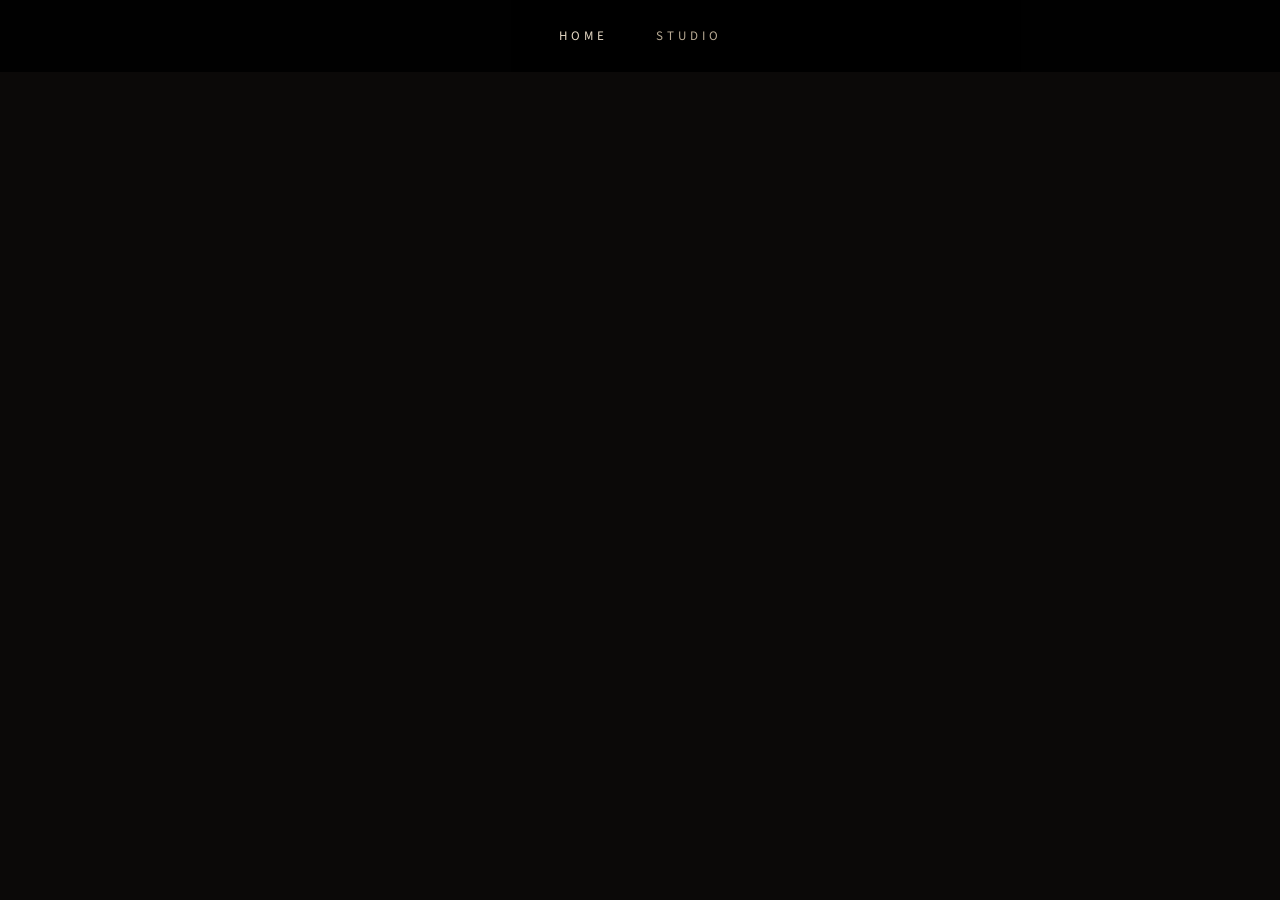
<file: index.html>
<!DOCTYPE html>
<html lang="en">
<head>
<meta charset="UTF-8">
<meta name="viewport" content="width=device-width, initial-scale=1.0, maximum-scale=1.0">
<title>DHYAI — To fix the mind upon</title>
<link rel="preconnect" href="https://fonts.googleapis.com">
<link rel="preconnect" href="https://fonts.gstatic.com" crossorigin>
<link href="https://fonts.googleapis.com/css2?family=Marcellus&family=Petrona:ital,wght@0,300;1,300&family=Source+Sans+3:wght@300;400;600&family=Noto+Serif+Devanagari:wght@300;400&display=swap" rel="stylesheet">
<style>
/* ── TOKENS ─────────────────────────────────────── */
:root {
  --bg:       #0B0908;
  --bg2:      #131109;
  --warm:     #A58D6A;
  --text:     #E5D8C4;
  --muted:    #B8AA94;
  --accent:   #BE8233;
  --navh:     72px;
  --pad:      72px;
  --padm:     28px;
  --serif:    'Marcellus', Georgia, serif;
  --sans:     'Source Sans 3', sans-serif;
  --quote:    'Petrona', Georgia, serif;
}

/* ── RESET ──────────────────────────────────────── */
*,*::before,*::after{margin:0;padding:0;box-sizing:border-box;}
html,body{width:100%;overflow-x:hidden;scroll-behavior:smooth;-webkit-font-smoothing:antialiased;}
img{display:block;max-width:100%;}
a{text-decoration:none;color:inherit;}
body{background:var(--bg);color:var(--text);font-family:var(--quote);font-size:18px;line-height:1.75;font-weight:300;}

/* ── PAGE ROUTING ───────────────────────────────── */
.page{display:none;width:100%;min-height:100vh;}
.page.active{display:block;animation:fadeUp .8s ease forwards;}
@keyframes fadeUp{from{opacity:0;transform:translateY(10px);}to{opacity:1;transform:translateY(0);}}

/* ── NAV ────────────────────────────────────────── */
header{
  position:fixed;top:0;left:0;width:100%;height:var(--navh);
  background:rgba(0,0,0,0.92);
  display:flex;align-items:center;justify-content:center;
  z-index:1000;
}
.nav-links{display:flex;gap:48px;list-style:none;}
.nav-links a{
  font-family:var(--sans);font-size:13px;font-weight:400;
  letter-spacing:4px;text-transform:uppercase;color:var(--muted);
  transition:color .3s;cursor:pointer;
}
.nav-links a:hover,.nav-links a.active{color:var(--text);}

/* Mobile hamburger */
.burger{display:none;flex-direction:column;gap:5px;cursor:pointer;position:absolute;right:var(--padm);}
.burger span{width:24px;height:1px;background:var(--text);transition:.4s;}
.burger.open span:nth-child(1){transform:translateY(6px) rotate(45deg);}
.burger.open span:nth-child(2){opacity:0;}
.burger.open span:nth-child(3){transform:translateY(-6px) rotate(-45deg);}

@media(max-width:900px){
  header{justify-content:flex-end;padding:0 var(--padm);}
  .burger{display:flex;}
  .nav-links{
    position:fixed;top:0;right:-100%;width:100%;height:100vh;
    background:var(--bg);flex-direction:column;
    justify-content:center;align-items:center;gap:32px;
    transition:right .5s ease;
  }
  .nav-links.open{right:0;}
  .nav-links a{font-size:15px;letter-spacing:5px;}
}

/* ── SECTION BASE ───────────────────────────────── */
section{position:relative;width:100%;}
.wrap{max-width:1200px;margin:0 auto;padding:0 var(--pad);}
@media(max-width:900px){.wrap{padding:0 var(--padm);}}

/* ── REVEAL ─────────────────────────────────────── */
.reveal{opacity:0;transform:translateY(14px);transition:opacity 1.2s ease,transform 1.2s ease;}
.reveal.show{opacity:1;transform:none;}

/* ── FOOTER ─────────────────────────────────────── */
.footer{background:var(--bg2);padding:64px var(--pad);text-align:center;}
.footer img{width:90px;margin:0 auto 16px;}
.footer p{font-family:var(--sans);font-size:11px;letter-spacing:3px;text-transform:uppercase;color:var(--muted);max-width:none;}

/* ════════════════════════════════════════════════
   HOME
════════════════════════════════════════════════ */
/* HERO: full natural image, no crop, centered content */
.hero{
  position:relative;min-height:100vh;
  display:flex;flex-direction:column;
  align-items:center;justify-content:center;
  text-align:center;overflow:hidden;
  padding-top:var(--navh);
}
.hero-bg{
  position:absolute;inset:0;
  background-image:url('dhyai_home_hero_jali-shadow-wide_01.jpg');
  background-size:cover;background-position:center;
  opacity:.88;
}
.hero-overlay{position:absolute;inset:0;background:linear-gradient(to bottom,rgba(11,9,8,.18) 0%,rgba(11,9,8,.5) 100%);}
.hero-inner{position:relative;z-index:2;display:flex;flex-direction:column;align-items:center;gap:14px;}
.hero-inner img{width:210px;}
.hero-deva{font-family:'Noto Serif Devanagari',serif;font-size:30px;color:var(--text);letter-spacing:2px;}
.hero-tag{font-family:var(--quote);font-size:20px;font-weight:300;color:var(--text);letter-spacing:1px;}

/* HOME INTRO — text left-offset, large Petrona */
.home-intro{
  padding:140px var(--pad) 140px 12vw;
  position:relative;
}
.home-intro-bg{
  position:absolute;inset:0;
  background-image:url('dhyai_home_transition_jali-shadow-vertical_01.jpg');
  background-size:cover;background-position:center;
  opacity:.18;
}
.home-intro p{
  font-family:var(--quote);font-size:22px;font-weight:300;
  line-height:1.9;color:var(--text);max-width:560px;
  position:relative;z-index:2;
}
.home-intro p+p{margin-top:22px;}
.home-intro em{font-style:italic;}

/* PRINCIPLES — dark panel, 3 col */
.principles{background:var(--bg2);padding:140px var(--pad);}
.principles-grid{display:grid;grid-template-columns:repeat(3,1fr);gap:80px;max-width:1200px;margin:0 auto;}
.ptitle{font-family:var(--sans);font-size:13px;font-weight:600;letter-spacing:3px;text-transform:uppercase;color:var(--accent);margin-bottom:18px;}
.pbody{font-size:16px;color:var(--muted);line-height:1.85;}
@media(max-width:900px){.principles-grid{grid-template-columns:1fr;gap:48px;}}

/* QUOTE BAND — jaali bg, asymmetric quotes per Canva */
.quote-band{
  position:relative;min-height:680px;overflow:hidden;
  display:flex;align-items:center;
}
.qb-bg{
  position:absolute;inset:0;
  background-image:url('dhyai_home_transition_jali-shadow-vertical_01.jpg');
  background-size:cover;background-position:center;opacity:.45;
}
.qb-inner{position:relative;z-index:2;width:100%;padding:120px var(--pad);}
.q-small{
  font-family:var(--quote);font-style:italic;font-size:20px;font-weight:300;
  line-height:1.75;color:var(--text);max-width:420px;margin-left:5vw;margin-bottom:80px;
}
.q-large{
  font-family:var(--serif);font-size:36px;line-height:1.25;color:var(--text);
  max-width:520px;margin-left:auto;margin-right:7vw;text-align:right;
}
@media(max-width:900px){
  .q-small{margin-left:0;font-size:18px;}
  .q-large{font-size:24px;margin-right:0;text-align:left;}
}

/* PREVIEW — warm panel, 5 cards 4:5 */
.preview-panel{background:var(--warm);padding:100px var(--pad);}
.preview-label{font-family:var(--sans);font-size:13px;letter-spacing:4px;text-transform:uppercase;color:var(--bg);margin-bottom:56px;}
.preview-row{display:grid;grid-template-columns:repeat(5,1fr);gap:18px;max-width:1200px;}
.pcard{display:block;cursor:pointer;}
.pcard-img{aspect-ratio:4/5;overflow:hidden;background:rgba(0,0,0,.2);}
.pcard-img img{width:100%;height:100%;object-fit:cover;transition:opacity .4s;}
.pcard:hover .pcard-img img{opacity:.8;}
.pcard-name{font-family:var(--serif);font-size:17px;color:var(--bg);margin-top:12px;}
@media(max-width:900px){.preview-row{grid-template-columns:repeat(3,1fr);}}
@media(max-width:600px){.preview-row{grid-template-columns:1fr 1fr;}}

/* ════════════════════════════════════════════════
   STUDIES LANDING
════════════════════════════════════════════════ */
.studies-page{background:#C5B08A;color:#1A120B;}
.studies-page .footer{background:#B8A07A;}
.studies-page .footer p{color:#3A2A1A;}
.studies-intro{padding:calc(var(--navh) + 80px) var(--pad) 56px;}
.studies-intro .slabel{font-family:var(--sans);font-size:13px;letter-spacing:4px;text-transform:uppercase;color:#7A5530;margin-bottom:40px;}
.studies-intro p{font-size:17px;line-height:1.8;color:#3A2A1A;max-width:620px;}
.studies-intro p+p{margin-top:16px;}

/* Banner: 4-col image strip */
.studies-banner{display:grid;grid-template-columns:1fr 1fr 1fr 1.2fr;height:560px;gap:0;}
.sbcard{position:relative;overflow:hidden;display:block;cursor:pointer;}
.sbcard img{width:100%;height:100%;object-fit:cover;object-position:center;}
.sbcard-name{
  position:absolute;bottom:20px;left:20px;
  font-family:var(--serif);font-size:22px;color:#fff;
  text-shadow:0 1px 6px rgba(0,0,0,.55);
}
/* 4th card no link */
.sbcard.atm{cursor:default;}
@media(max-width:900px){.studies-banner{grid-template-columns:1fr 1fr;height:auto;}.sbcard{min-height:260px;}}
@media(max-width:600px){.studies-banner{grid-template-columns:1fr;}}

/* 3 study cards below banner */
.study-cards{display:grid;grid-template-columns:repeat(3,1fr);gap:32px;padding:64px var(--pad) 100px;}
.sclink{display:block;cursor:pointer;}
.sc-img{aspect-ratio:3/4;overflow:hidden;background:rgba(26,18,11,.1);margin-bottom:14px;}
.sc-img img{width:100%;height:100%;object-fit:cover;transition:opacity .4s;}
.sclink:hover .sc-img img{opacity:.85;}
.sc-sub{font-family:var(--sans);font-size:11px;letter-spacing:3px;text-transform:uppercase;color:#7A5530;margin-bottom:6px;}
.sc-name{font-family:var(--serif);font-size:26px;color:#1A120B;}
@media(max-width:900px){.study-cards{grid-template-columns:1fr;}}

/* ════════════════════════════════════════════════
   STUDY DETAIL (Sthāna / Sthiti / Punār)
════════════════════════════════════════════════ */
.study-page{background:#C5B08A;color:#1A120B;}
.study-page .footer{background:#B8A07A;}
.study-main{
  display:grid;grid-template-columns:1fr 1.6fr;gap:80px;
  align-items:start;
  padding:calc(var(--navh) + 80px) var(--pad) 100px;
}
@media(max-width:900px){.study-main{grid-template-columns:1fr;gap:48px;padding:calc(var(--navh)+48px) var(--padm) 80px;}}

.back{font-family:var(--sans);font-size:11px;letter-spacing:3px;text-transform:uppercase;color:#7A5530;display:inline-block;margin-bottom:40px;cursor:pointer;}
.back:hover{color:#1A120B;}
.sover{font-family:var(--sans);font-size:11px;letter-spacing:4px;text-transform:uppercase;color:#7A5530;margin-bottom:20px;}
.stitle{font-family:var(--serif);font-size:48px;line-height:1.1;color:#1A120B;margin-bottom:8px;}
.ssub{font-family:var(--quote);font-style:italic;font-size:18px;color:#5A3E28;margin-bottom:40px;}
.sbody{font-size:16px;line-height:1.85;color:#3A2A1A;}
.sbody p+p{margin-top:18px;}
.sformats{margin-top:40px;font-size:13px;color:#3A2A1A;}
.sformats strong{font-family:var(--sans);font-weight:600;font-size:11px;letter-spacing:2px;text-transform:uppercase;color:#7A5530;display:block;margin-bottom:6px;}

/* Image cluster right side */
.simg-cluster{display:grid;gap:12px;}
.simg-main{width:100%;aspect-ratio:3/4;object-fit:cover;display:block;}
.simg-wide{width:100%;aspect-ratio:3/2;object-fit:cover;display:block;}
.simg-row{display:grid;grid-template-columns:1fr 1fr;gap:12px;}
.simg-row img{width:100%;aspect-ratio:1;object-fit:cover;display:block;}
.scap{font-family:var(--sans);font-size:10px;letter-spacing:2px;text-transform:uppercase;color:#5A3E28;margin-top:5px;}

/* ════════════════════════════════════════════════
   STUDIO
════════════════════════════════════════════════ */
.studio-main{
  display:grid;grid-template-columns:2fr 3fr;gap:80px;align-items:start;
  padding:calc(var(--navh)+80px) var(--pad) 20px;
}
@media(max-width:900px){.studio-main{grid-template-columns:1fr;gap:48px;padding:calc(var(--navh)+48px) var(--padm) 20px;}}
.studio-label{font-family:var(--sans);font-size:13px;letter-spacing:4px;text-transform:uppercase;color:var(--muted);margin-bottom:40px;}
.studio-body{font-size:16px;line-height:1.9;color:var(--muted);}
.studio-body p+p{margin-top:20px;}

/* Studio image grid: left col (2 stacked), right col (tall atmosphere) */
.studio-grid{display:grid;grid-template-columns:1fr 1fr;gap:12px;}
.sg-left{display:grid;gap:12px;}
.sg-right{grid-row:1/3;}
.sg-right img{width:100%;height:100%;object-fit:cover;object-position:center;min-height:480px;display:block;}
.sg43{width:100%;aspect-ratio:4/3;object-fit:cover;display:block;}
.sg11{width:100%;aspect-ratio:1/1;object-fit:cover;display:block;}
@media(max-width:900px){
  .studio-grid{grid-template-columns:1fr;}
  .sg-right{grid-row:auto;}
  .sg-right img{min-height:300px;height:auto;}
}

/* Brick depth image bottom right */
.studio-brick{display:flex;justify-content:flex-end;padding:12px var(--pad) 120px;}
.studio-brick img{width:38%;aspect-ratio:5/7;object-fit:cover;display:block;}
@media(max-width:900px){.studio-brick{padding:12px var(--padm) 80px;}.studio-brick img{width:65%;}}

/* ════════════════════════════════════════════════
   MATERIAL
════════════════════════════════════════════════ */
.mat-section{padding:calc(var(--navh)+80px) var(--pad) 0;}
@media(max-width:900px){.mat-section{padding:calc(var(--navh)+48px) var(--padm) 0;}}
.mat-block{margin-bottom:120px;}
.mat-label{font-family:var(--sans);font-size:11px;letter-spacing:4px;text-transform:uppercase;color:var(--accent);margin-bottom:10px;}
.mat-title{font-family:var(--serif);font-size:36px;margin-bottom:40px;}
.mat-body{font-size:16px;line-height:1.85;color:var(--muted);max-width:580px;margin-bottom:40px;}
.mat-body p+p{margin-top:16px;}
/* 2-col cluster: main portrait + two stacked squares */
.mat-cluster{display:grid;grid-template-columns:1.4fr 1fr;gap:12px;}
.mat-main img{width:100%;aspect-ratio:3/4;object-fit:cover;display:block;}
.mat-secondary{display:grid;gap:12px;}
.mat-secondary img{width:100%;aspect-ratio:1;object-fit:cover;display:block;}
.mat-divider{border:none;border-top:1px solid rgba(229,216,196,.1);margin:0 0 120px;}
@media(max-width:900px){.mat-cluster{grid-template-columns:1fr;}}

/* ════════════════════════════════════════════════
   OBJECTS LANDING
════════════════════════════════════════════════ */
.objects-main{padding:calc(var(--navh)+80px) var(--pad) 120px;}
@media(max-width:900px){.objects-main{padding:calc(var(--navh)+48px) var(--padm) 80px;}}
.obj-label{font-family:var(--sans);font-size:13px;letter-spacing:4px;text-transform:uppercase;color:var(--muted);margin-bottom:56px;}
.obj-grid{display:grid;grid-template-columns:1fr 1fr;gap:48px;}
.ocard{display:block;cursor:pointer;}
.ocard-img{aspect-ratio:4/5;overflow:hidden;background:var(--bg2);margin-bottom:20px;}
.ocard-img img{width:100%;height:100%;object-fit:cover;transition:opacity .4s;}
.ocard:hover .ocard-img img{opacity:.8;}
.ocard-name{font-family:var(--serif);font-size:28px;margin-bottom:8px;}
.ocard-desc{font-size:15px;color:var(--muted);line-height:1.7;}
@media(max-width:900px){.obj-grid{grid-template-columns:1fr;}}

/* ════════════════════════════════════════════════
   OBJECT DETAIL
════════════════════════════════════════════════ */
.obj-detail{
  display:grid;grid-template-columns:1fr 1.5fr;gap:80px;align-items:start;
  padding:calc(var(--navh)+80px) var(--pad) 120px;
}
@media(max-width:900px){.obj-detail{grid-template-columns:1fr;padding:calc(var(--navh)+48px) var(--padm) 80px;}}
.obj-over{font-family:var(--sans);font-size:11px;letter-spacing:4px;text-transform:uppercase;color:var(--accent);margin-bottom:20px;}
.obj-title{font-family:var(--serif);font-size:48px;line-height:1.1;margin-bottom:40px;}
.obj-body{font-size:16px;line-height:1.85;color:var(--muted);}
.obj-body p+p{margin-top:16px;}
.obj-imgs{display:grid;gap:12px;}
.obj-main img{width:100%;aspect-ratio:4/5;object-fit:cover;display:block;}
.obj-sec img{width:100%;aspect-ratio:1;object-fit:cover;display:block;}

/* ════════════════════════════════════════════════
   ENQUIRY
════════════════════════════════════════════════ */
.enq-wrap{
  position:relative;min-height:100vh;overflow:hidden;
}
.enq-bg{
  position:absolute;inset:0;
  background-image:url('dhyai-jaali-shadow-grid-warm.png');
  background-size:cover;background-position:center;
  opacity:.2;
}
.enq-inner{
  position:relative;z-index:1;
  display:grid;grid-template-columns:1fr 1fr;gap:80px;align-items:start;
  padding:calc(var(--navh)+80px) var(--pad) 120px;
}
@media(max-width:900px){.enq-inner{grid-template-columns:1fr;padding:calc(var(--navh)+48px) var(--padm) 80px;}}
.enq-title{font-family:var(--serif);font-size:64px;line-height:1.1;margin-bottom:32px;}
.enq-sub{font-size:16px;line-height:1.8;color:var(--muted);margin-bottom:32px;}
.enq-contact p{font-size:14px;color:var(--muted);margin-top:8px;line-height:1.6;}
.enq-contact a{color:var(--muted);transition:color .3s;}
.enq-contact a:hover{color:var(--accent);}
.enq-form input,.enq-form textarea{
  width:100%;background:transparent;border:none;
  border-bottom:1px solid rgba(229,216,196,.25);
  padding:14px 0;margin-bottom:24px;
  font-family:var(--sans);font-size:14px;font-weight:300;
  color:var(--text);outline:none;transition:border-color .3s;
}
.enq-form input::placeholder,.enq-form textarea::placeholder{
  color:var(--muted);letter-spacing:1.5px;font-size:12px;text-transform:uppercase;
}
.enq-form input:focus,.enq-form textarea:focus{border-bottom-color:var(--accent);}
.enq-form textarea{height:110px;resize:none;}
.enq-form button{
  font-family:var(--sans);font-size:11px;letter-spacing:4px;text-transform:uppercase;
  color:var(--text);background:transparent;border:1px solid rgba(229,216,196,.35);
  padding:13px 40px;cursor:pointer;transition:border-color .3s,color .3s;
}
.enq-form button:hover{border-color:var(--accent);color:var(--accent);}
.comm-link{
  display:inline-block;margin-top:80px;
  font-family:var(--sans);font-size:13px;letter-spacing:4px;text-transform:uppercase;
  color:var(--text);border-bottom:1px solid rgba(229,216,196,.3);padding-bottom:4px;
  cursor:pointer;transition:color .3s,border-color .3s;
}
.comm-link:hover{color:var(--accent);border-color:var(--accent);}
@media(max-width:600px){.enq-title{font-size:40px;}}

/* ════════════════════════════════════════════════
   COMMISSIONS
════════════════════════════════════════════════ */
.comm-wrap{position:relative;min-height:100vh;overflow:hidden;}
.comm-bg{
  position:absolute;inset:0;
  background-image:url('dhyai-jaali-brick-depth.png');
  background-size:cover;background-position:center;opacity:.16;
}
.comm-inner{
  position:relative;z-index:1;
  padding:calc(var(--navh)+80px) var(--pad) 120px;
  max-width:1200px;
}
@media(max-width:900px){.comm-inner{padding:calc(var(--navh)+48px) var(--padm) 80px;}}
.comm-title{font-family:var(--serif);font-size:64px;margin-bottom:40px;}
.comm-lead{font-size:16px;line-height:1.85;color:var(--muted);max-width:600px;margin-bottom:80px;}
.comm-lead p+p{margin-top:16px;}
.comm-sections{display:grid;grid-template-columns:1fr 1fr;gap:56px 80px;max-width:880px;margin-bottom:100px;}
.cs-title{font-family:var(--sans);font-size:11px;letter-spacing:4px;text-transform:uppercase;color:var(--accent);margin-bottom:12px;}
.cs-body{font-size:15px;color:var(--muted);line-height:1.8;}
@media(max-width:900px){.comm-sections{grid-template-columns:1fr;}}
.proc-label{font-family:var(--sans);font-size:11px;letter-spacing:4px;text-transform:uppercase;color:var(--accent);margin-bottom:24px;}
.proc-flow{max-width:360px;}
.proc-step{
  font-family:var(--quote);font-size:19px;font-weight:300;color:var(--text);
  padding:18px 0;border-top:1px solid rgba(229,216,196,.15);
}
.proc-step:last-child{border-bottom:1px solid rgba(229,216,196,.15);}
.write-link{
  display:inline-block;margin-top:60px;
  font-family:var(--sans);font-size:13px;letter-spacing:4px;text-transform:uppercase;
  color:var(--muted);border-bottom:1px solid rgba(229,216,196,.3);
  padding-bottom:4px;cursor:pointer;transition:color .3s,border-color .3s;
}
.write-link:hover{color:var(--accent);border-color:var(--accent);}
@media(max-width:600px){.comm-title{font-size:40px;}}
</style>
</head>
<body>

<!-- ── NAV ──────────────────────────────────────── -->
<header>
  <div class="burger" id="burger"><span></span><span></span><span></span></div>
  <ul class="nav-links" id="navlinks">
    <li><a onclick="go('home')" id="nav-home" class="active">HOME</a></li>
    <li><a onclick="go('studio')" id="nav-studio">STUDIO</a></li>
</file>
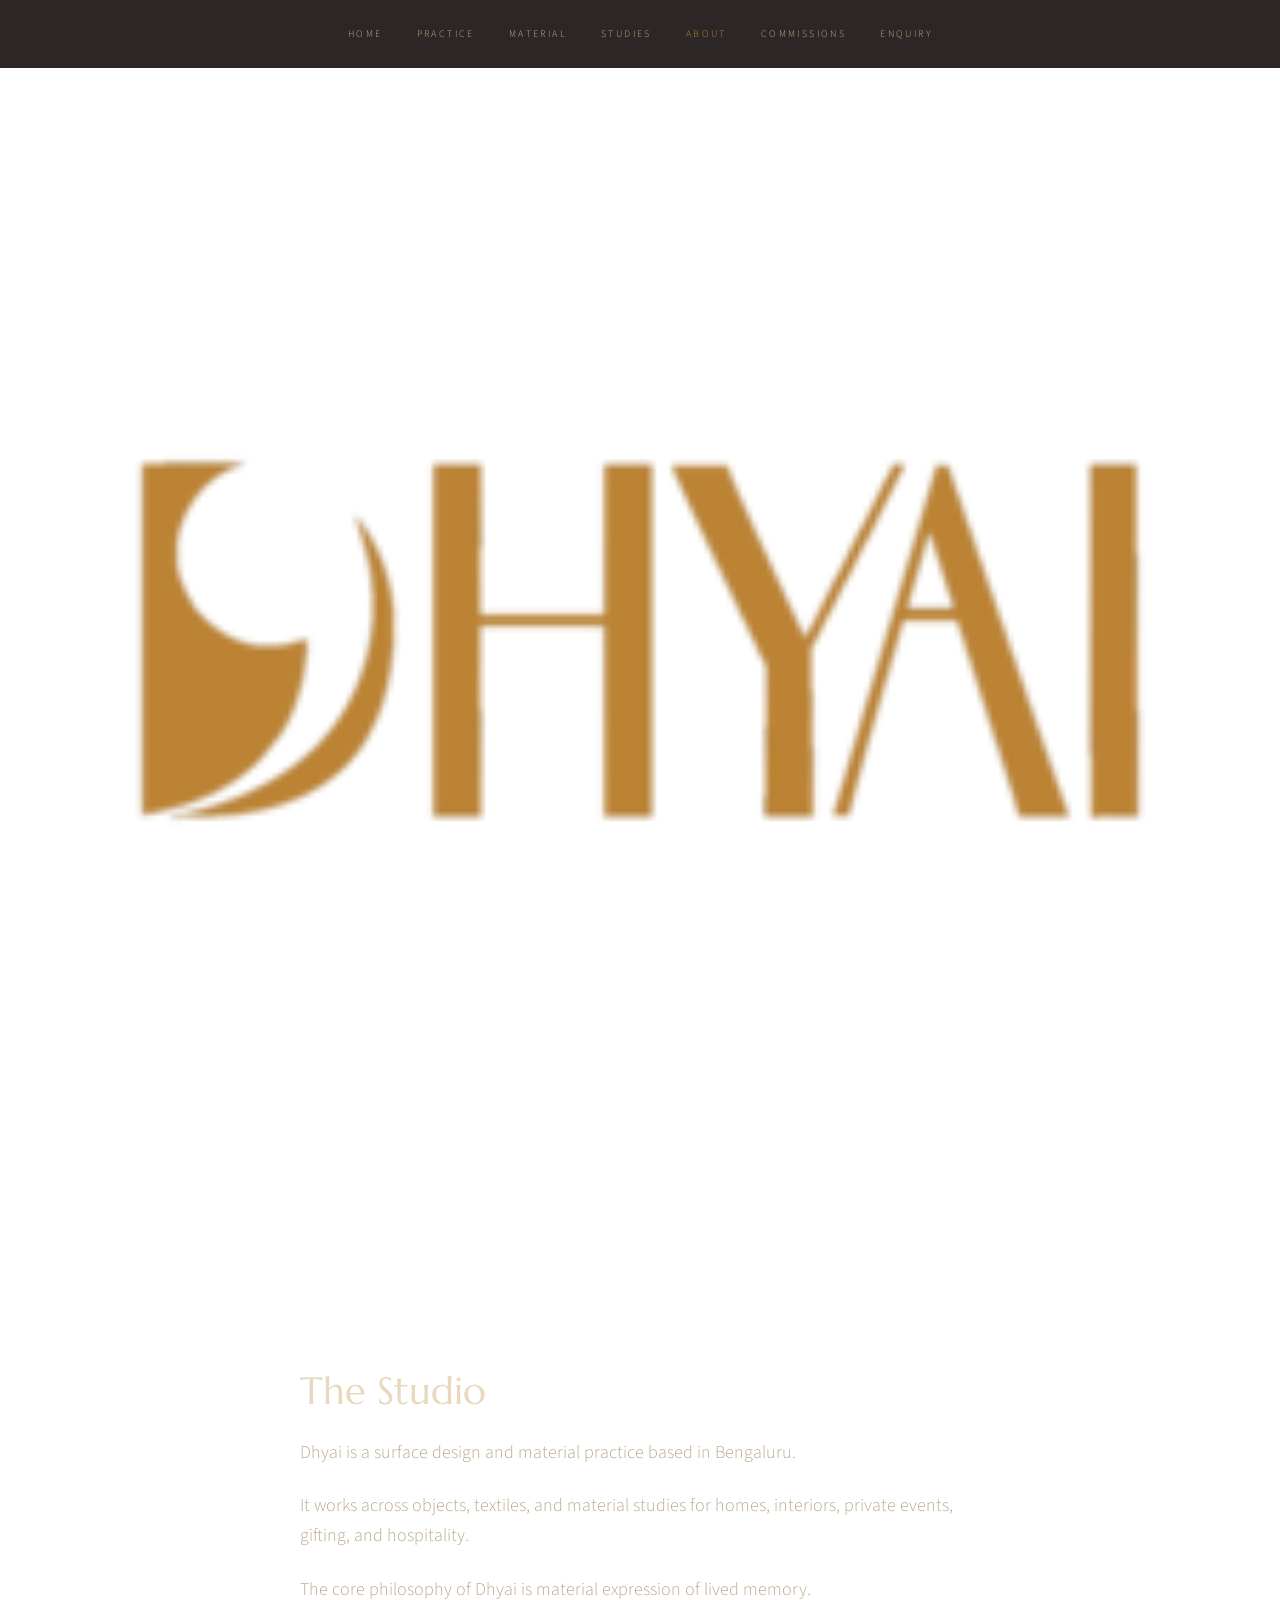
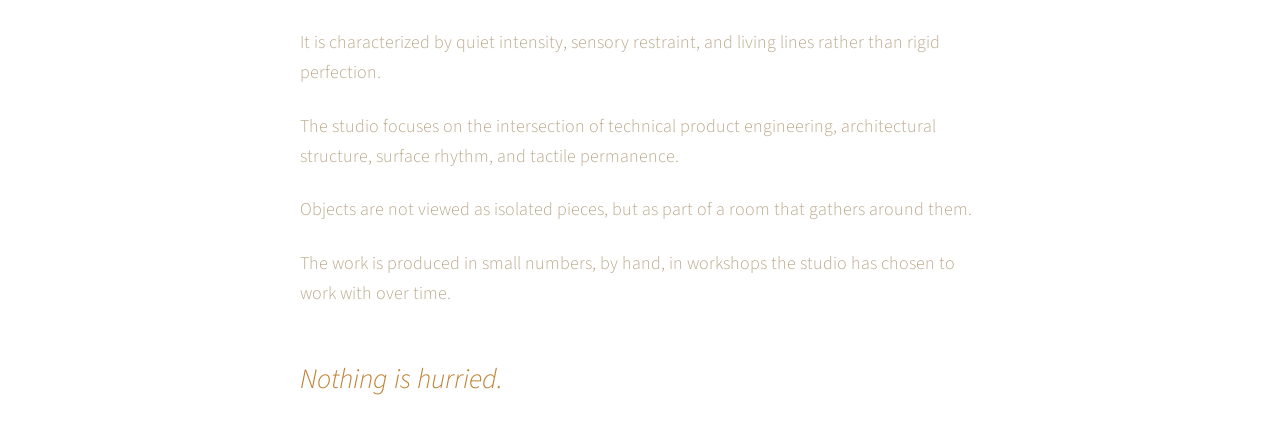
<file: about.html>
<!DOCTYPE html>
<html lang="en">
<head>
    <meta charset="UTF-8">
    <meta name="viewport" content="width=device-width, initial-scale=1.0">
    <title>DHYAI | About</title>
    <link rel="stylesheet" href="style.css">
</head>
<body style="background-color: var(--bg-mid);">
    <header>
        <a href="index.html" class="nav-logo"><img src="dhyai_brand_logo_gold-black_01.png" alt="DHYAI"></a>
        <nav class="nav-links">
            <a href="index.html">Home</a>
            <a href="practice.html">Practice</a>
            <a href="material.html">Material</a>
            <a href="studies.html">Studies</a>
            <a href="about.html" style="color: var(--accent-gold);">About</a>
            <a href="commissions.html">Commissions</a>
            <a href="enquiry.html">Enquiry</a>
        </nav>
    </header>

    <section class="vh-100">
        <div class="atm-ground fade-bottom" style="background-image: url('dhyai-jaali-brick-depth.png'); opacity: 0.35;"></div>
        
        <div class="content-layer reveal" style="max-width: 680px; margin: 0 auto; text-align: left; padding-top: 10vh;">
            <h2>The Studio</h2>
            <p>Dhyai is a surface design and material practice based in Bengaluru.</p>
            <p>It works across objects, textiles, and material studies for homes, interiors, private events, gifting, and hospitality.</p>
            <p>The core philosophy of Dhyai is material expression of lived memory.</p>
            <p>It is characterized by quiet intensity, sensory restraint, and living lines rather than rigid perfection.</p>
            <p>The studio focuses on the intersection of technical product engineering, architectural structure, surface rhythm, and tactile permanence.</p>
            <p>Objects are not viewed as isolated pieces, but as part of a room that gathers around them.</p>
            <p>The work is produced in small numbers, by hand, in workshops the studio has chosen to work with over time.</p>
            <p class="serif-font" style="font-size: 28px; color: var(--accent-gold); font-style: italic; margin-top: 3rem;">Nothing is hurried.</p>
        </div>
    </section>
</body>
</html>
</file>
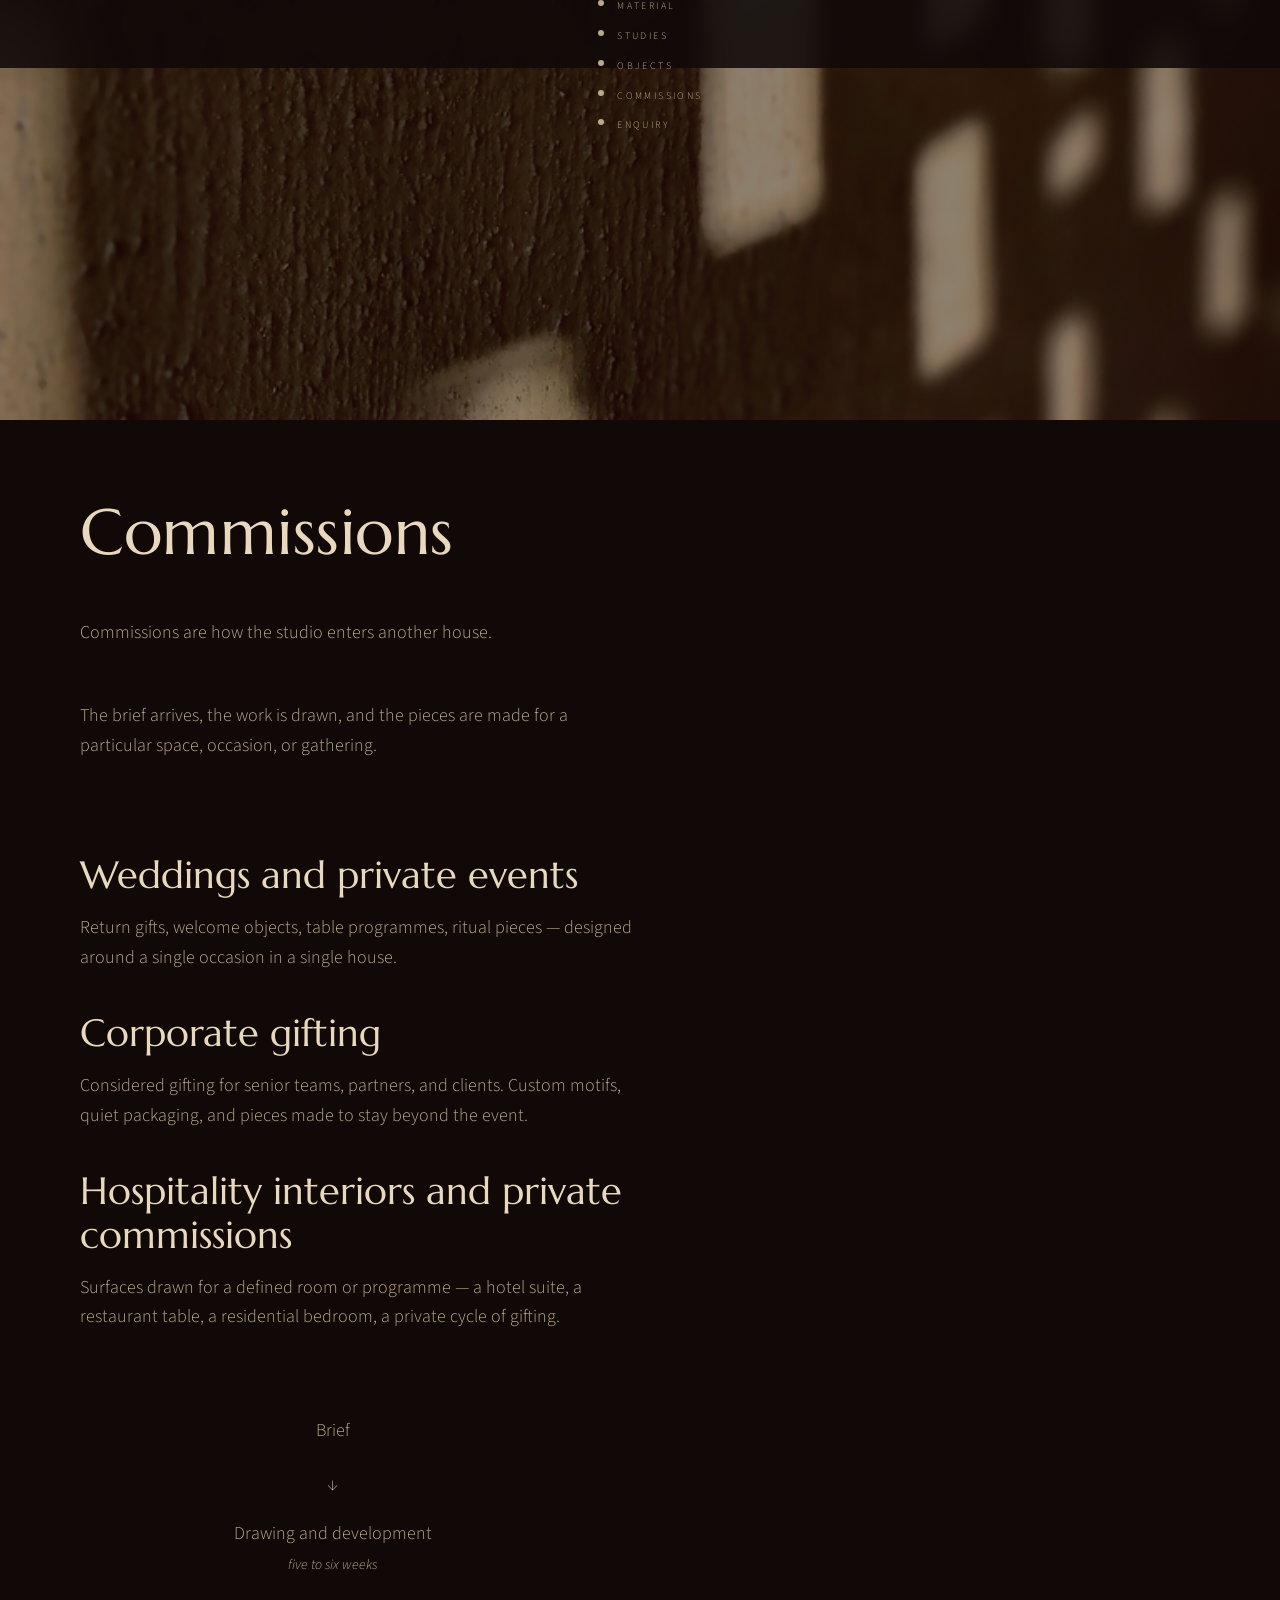
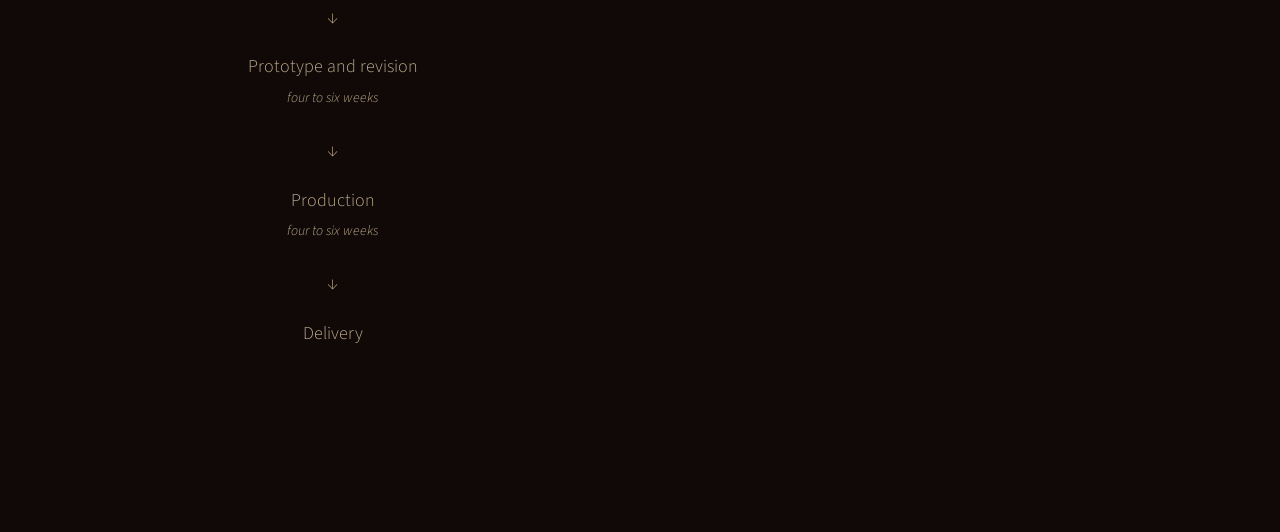
<file: commissions.html>
<!DOCTYPE html>
<html lang="en">
<head>
    <meta charset="UTF-8">
    <meta name="viewport" content="width=device-width, initial-scale=1.0">
    <title>DHYAI | Commissions</title>
    <link rel="stylesheet" href="style.css">
</head>
<body>
    <header>
        <nav>
            <ul>
                <li><a href="index.html">HOME</a></li>
                <li><a href="studio.html">STUDIO</a></li>
                <li><a href="material.html">MATERIAL</a></li>
                <li><a href="studies.html">STUDIES</a></li>
                <li><a href="objects.html">OBJECTS</a></li>
                <li><a href="commissions.html" class="active">COMMISSIONS</a></li>
                <li><a href="enquiry.html">ENQUIRY</a></li>
            </ul>
        </nav>
    </header>

    <div style="height: 420px; background: linear-gradient(rgba(0,0,0,0.45), rgba(0,0,0,0.45)), url('dhyai_home_transition_jali-shadow-vertical_01.jpg') center/cover no-repeat;"></div>

    <main class="container" style="padding-top: 80px; padding-bottom: 100px;">
        <div class="split-layout">
            <div class="split-text" style="width: 50%;">
                <h1>Commissions</h1><br>
                <p>Commissions are how the studio enters another house.</p><br>
                <p>The brief arrives, the work is drawn, and the pieces are made for a particular space, occasion, or gathering.</p><br>
                
                <h2 style="margin: 40px 0 15px;">Weddings and private events</h2>
                <p>Return gifts, welcome objects, table programmes, ritual pieces — designed around a single occasion in a single house.</p>
                
                <h2 style="margin: 40px 0 15px;">Corporate gifting</h2>
                <p>Considered gifting for senior teams, partners, and clients. Custom motifs, quiet packaging, and pieces made to stay beyond the event.</p>
                
                <h2 style="margin: 40px 0 15px;">Hospitality interiors and private commissions</h2>
                <p>Surfaces drawn for a defined room or programme — a hotel suite, a restaurant table, a residential bedroom, a private cycle of gifting.</p>
            </div>
            <div class="split-image" style="width: 38%; background: var(--bg-dark-panel); padding: 60px 40px; text-align: center;">
                <p>Brief</p>
                <p style="margin: 20px 0;">&darr;</p>
                <p>Drawing and development<br><span style="font-size: 14px; font-style: italic;">five to six weeks</span></p>
                <p style="margin: 20px 0;">&darr;</p>
                <p>Prototype and revision<br><span style="font-size: 14px; font-style: italic;">four to six weeks</span></p>
                <p style="margin: 20px 0;">&darr;</p>
                <p>Production<br><span style="font-size: 14px; font-style: italic;">four to six weeks</span></p>
                <p style="margin: 20px 0;">&darr;</p>
                <p>Delivery</p>
            </div>
        </div>
    </main>
</body>
</html
    >
</file>
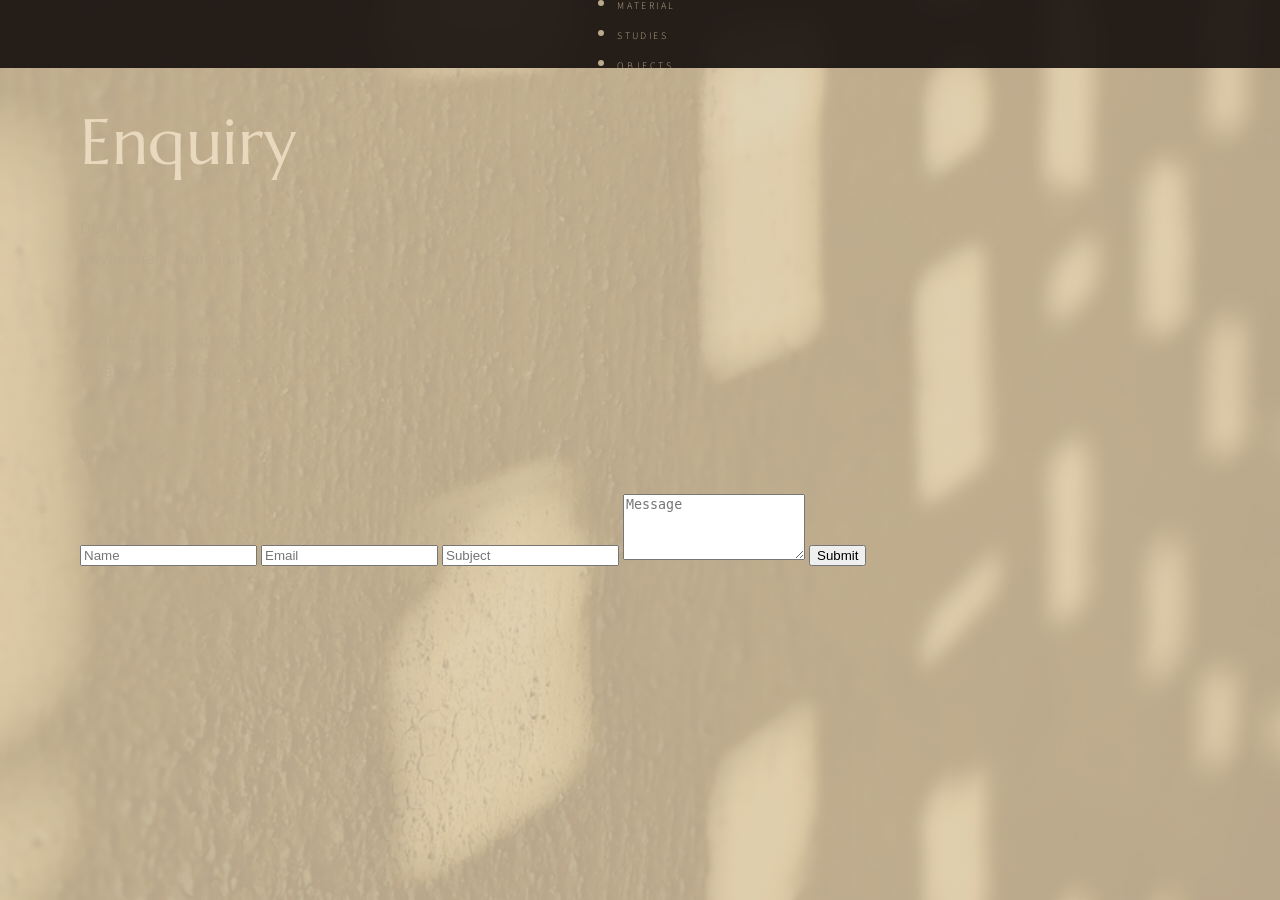
<file: enquiry.html>
<!DOCTYPE html>
<html lang="en">
<head>
    <meta charset="UTF-8">
    <meta name="viewport" content="width=device-width, initial-scale=1.0">
    <title>DHYAI | Enquiry</title>
    <link rel="stylesheet" href="style.css">
    <style>
        body { background: linear-gradient(rgba(216, 201, 168, 0.82), rgba(216, 201, 168, 0.82)), url('dhyai_home_transition_jali-shadow-vertical_01.jpg') center/cover; }
    </style>
</head>
<body class="light-theme">
    <header style="background: rgba(216, 201, 168, 0.6);">
        <nav>
            <ul>
                <li><a href="index.html">HOME</a></li>
                <li><a href="studio.html">STUDIO</a></li>
                <li><a href="material.html">MATERIAL</a></li>
                <li><a href="studies.html">STUDIES</a></li>
                <li><a href="objects.html">OBJECTS</a></li>
                <li><a href="commissions.html">COMMISSIONS</a></li>
                <li><a href="enquiry.html" class="active">ENQUIRY</a></li>
            </ul>
        </nav>
    </header>

    <main class="container pt-header" style="padding-bottom: 100px;">
        <div class="split-layout">
            <div class="split-text">
                <h1 style="margin-bottom: 40px;">Enquiry</h1>
                <p>Dhyai Studio<br>Devanahalli, Bengaluru</p><br>
                <p>contact@dhyai.studio<br>WhatsApp +91 83685 44393</p><br>
                <p>dhyai.studio</p>
            </div>
            <div class="split-image wide">
                <form class="enquiry-form">
                    <input type="text" placeholder="Name">
                    <input type="email" placeholder="Email">
                    <input type="text" placeholder="Subject">
                    <textarea placeholder="Message" rows="4"></textarea>
                    <button type="submit">Submit</button>
                </form>
            </div>
        </div>
    </main>
</body>
</html>
</file>
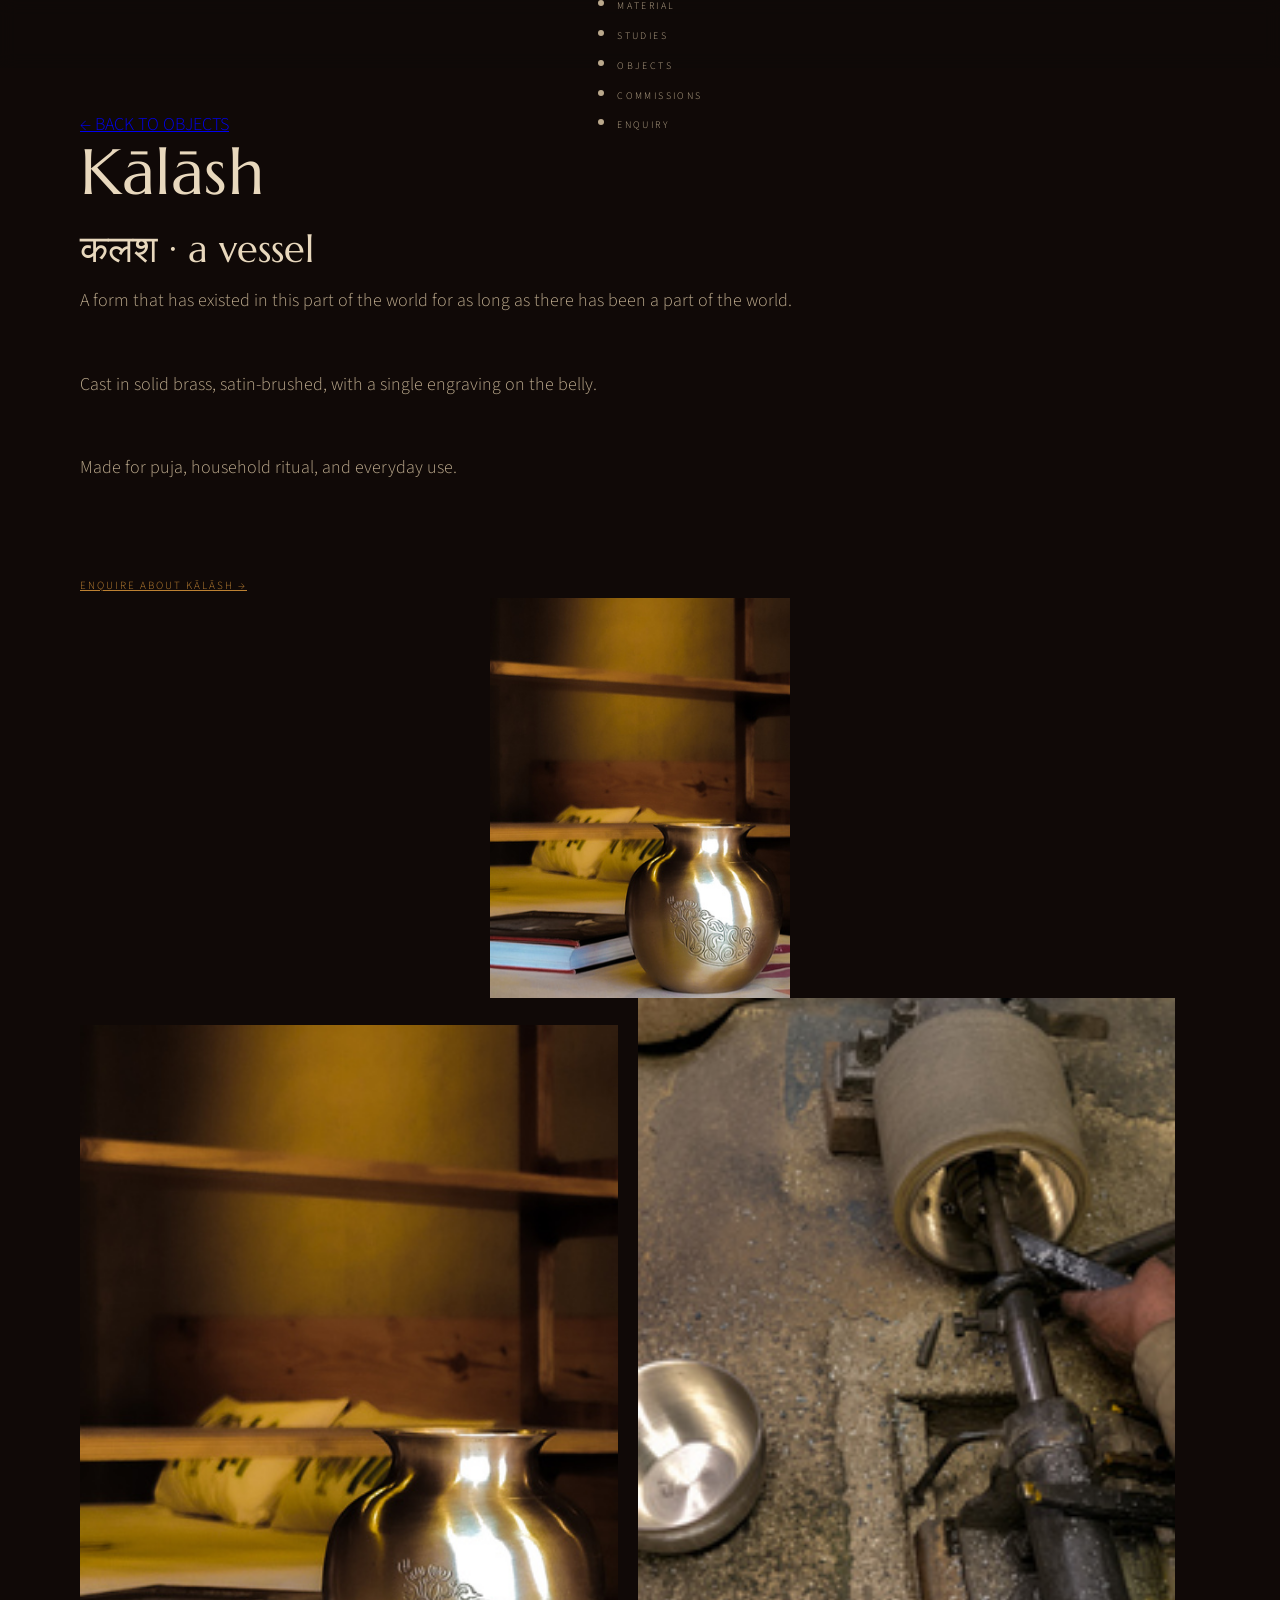
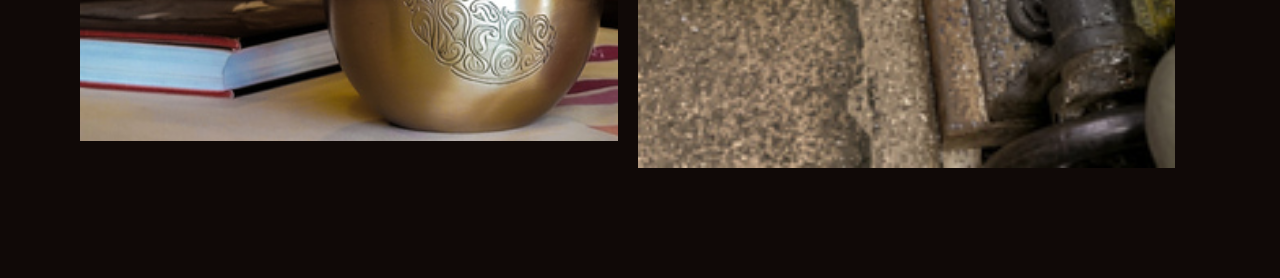
<file: kalash.html>
<!DOCTYPE html>
<html lang="en">
<head>
    <meta charset="UTF-8">
    <meta name="viewport" content="width=device-width, initial-scale=1.0">
    <title>DHYAI | Kālāsh</title>
    <link rel="stylesheet" href="style.css">
</head>
<body>
    <header>
        <nav>
            <ul>
                <li><a href="index.html">HOME</a></li>
                <li><a href="studio.html">STUDIO</a></li>
                <li><a href="material.html">MATERIAL</a></li>
                <li><a href="studies.html">STUDIES</a></li>
                <li><a href="objects.html" class="active">OBJECTS</a></li>
                <li><a href="commissions.html">COMMISSIONS</a></li>
                <li><a href="enquiry.html">ENQUIRY</a></li>
            </ul>
        </nav>
    </header>

    <main class="container pt-header">
        <a href="objects.html" class="back-link">&larr; BACK TO OBJECTS</a>
        
        <div class="split-layout">
            <div class="split-text narrow">
                <h1>Kālāsh</h1>
                <h2 style="margin: 15px 0;">कलश · a vessel</h2>
                <p>A form that has existed in this part of the world for as long as there has been a part of the world.</p><br>
                <p>Cast in solid brass, satin-brushed, with a single engraving on the belly.</p><br>
                <p>Made for puja, household ritual, and everyday use.</p><br>
                <a href="enquiry.html" style="color: var(--accent-gold); font-size: 11px; letter-spacing: 2px; text-transform: uppercase; margin-top: 40px; display: inline-block;">ENQUIRE ABOUT KĀLĀSH &rarr;</a>
            </div>
            <div class="split-image wide">
                <img src="dhyai_studies_brass-vessel-front-room_01.jpg" alt="Kalash Main" class="img-contain" style="height: 400px; background: var(--bg-dark-panel);">
                <div style="display: flex; gap: 20px;">
                    <img src="dhyai_studies_brass-vessel-front-room_01.jpg" alt="Kalash Detail" class="img-contain" style="width: 48%; background: var(--bg-dark-panel);">
                    <img src="dhyai_process_brass_lathe_01.jpg" alt="Kalash Process" class="img-contain" style="width: 48%; background: var(--bg-dark-panel);">
                </div>
            </div>
        </div>
    </main>
</body>
</html>
</file>
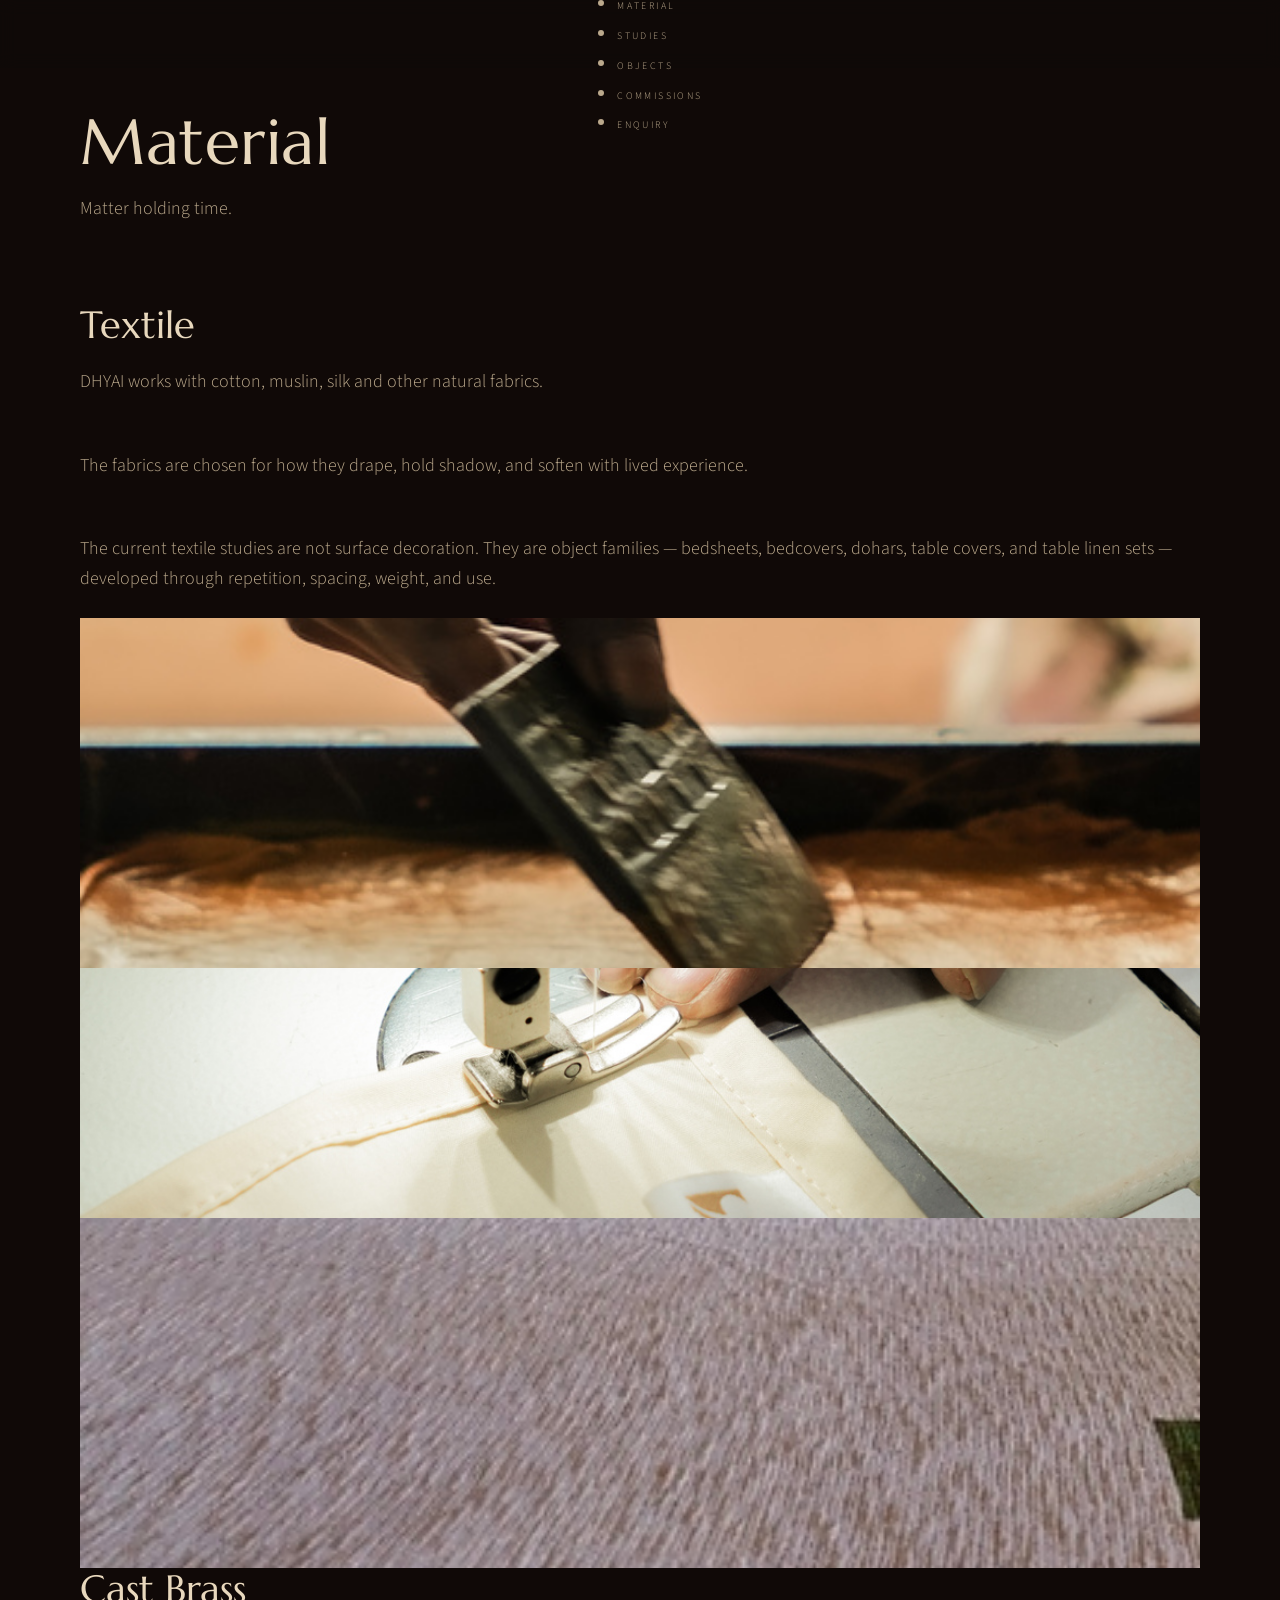
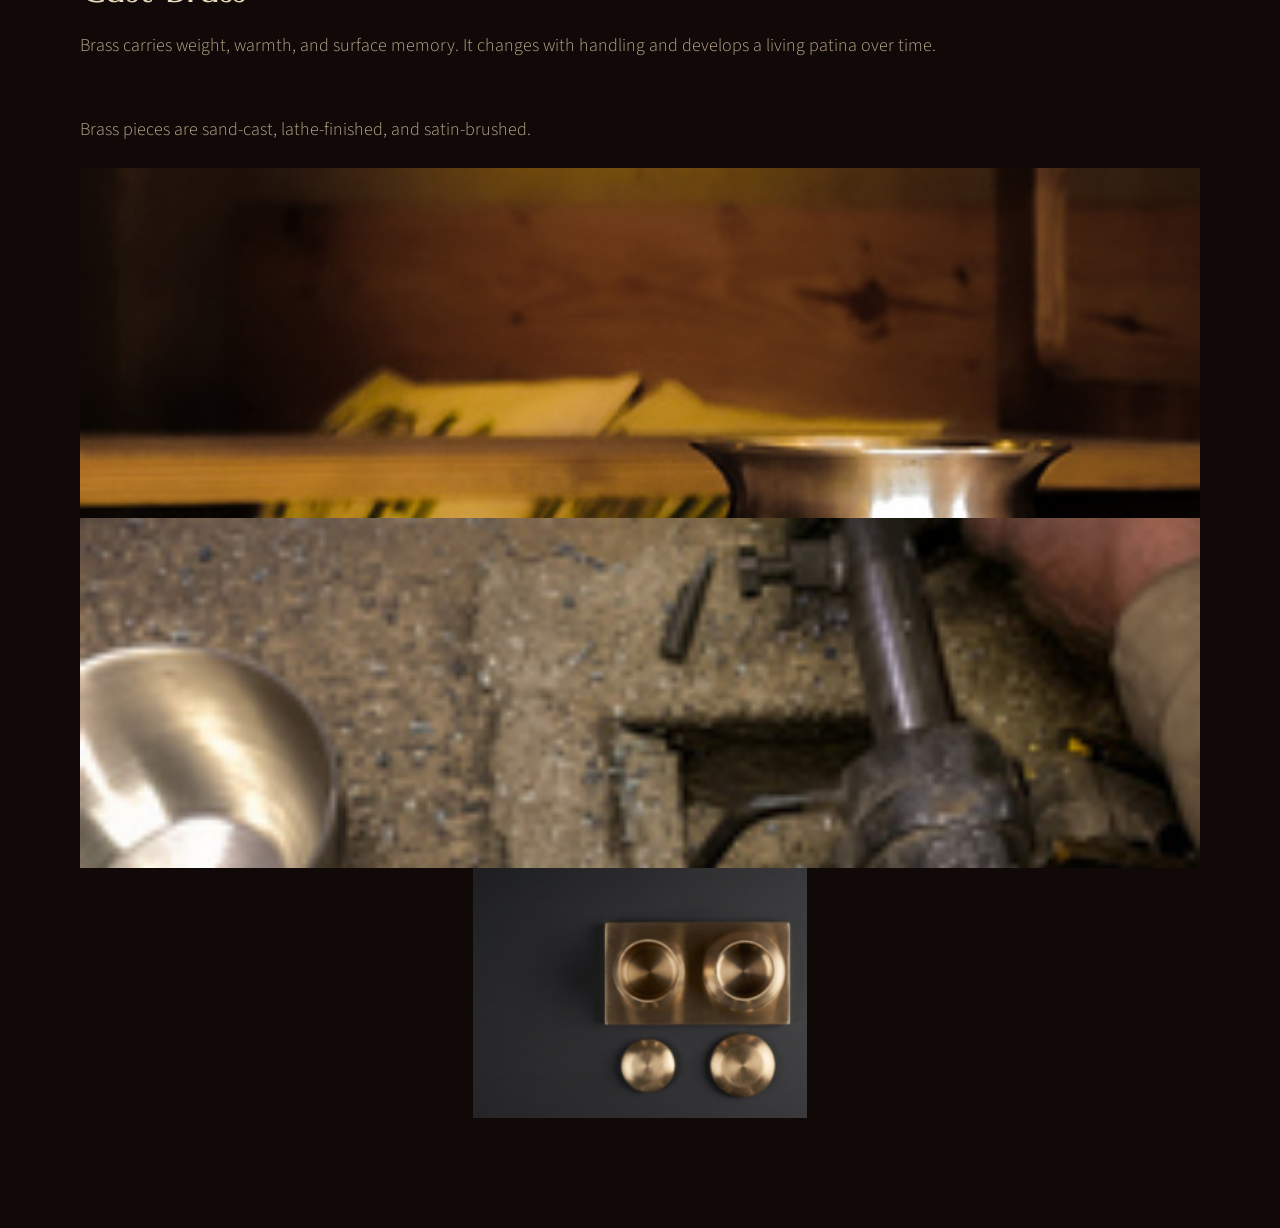
<file: material.html>
<!DOCTYPE html>
<html lang="en">
<head>
    <meta charset="UTF-8">
    <meta name="viewport" content="width=device-width, initial-scale=1.0">
    <title>DHYAI | Material</title>
    <link rel="stylesheet" href="style.css">
</head>
<body>
    <header>
        <nav>
            <ul>
                <li><a href="index.html">HOME</a></li>
                <li><a href="studio.html">STUDIO</a></li>
                <li><a href="material.html" class="active">MATERIAL</a></li>
                <li><a href="studies.html">STUDIES</a></li>
                <li><a href="objects.html">OBJECTS</a></li>
                <li><a href="commissions.html">COMMISSIONS</a></li>
                <li><a href="enquiry.html">ENQUIRY</a></li>
            </ul>
        </nav>
    </header>

    <main class="container pt-header">
        <h1 style="margin-bottom: 20px;">Material</h1>
        <p style="margin-bottom: 80px;">Matter holding time.</p>

        <div class="split-layout">
            <div class="split-text">
                <h2 style="margin-bottom: 20px;">Textile</h2>
                <p>DHYAI works with cotton, muslin, silk and other natural fabrics.</p><br>
                <p>The fabrics are chosen for how they drape, hold shadow, and soften with lived experience.</p><br>
                <p>The current textile studies are not surface decoration. They are object families — bedsheets, bedcovers, dohars, table covers, and table linen sets — developed through repetition, spacing, weight, and use.</p>
            </div>
            <div class="split-image">
                <img src="dhyai_process_blockprint-yellow-tray_02.jpg" alt="Blockprinting" class="img-cover" style="height: 350px;">
                <img src="dhyai_process_label-stitching-detail_01.jpg" alt="Stitching" class="img-cover" style="height: 250px;">
                <img src="dhyai_punar_studies_flatlay_bc_1.jpg" alt="Textile Stack" class="img-cover" style="height: 350px;">
            </div>
        </div>

        <div class="split-layout" style="flex-direction: row-reverse;">
            <div class="split-text">
                <h2 style="margin-bottom: 20px;">Cast Brass</h2>
                <p>Brass carries weight, warmth, and surface memory. It changes with handling and develops a living patina over time.</p><br>
                <p>Brass pieces are sand-cast, lathe-finished, and satin-brushed.</p>
            </div>
            <div class="split-image">
                <img src="dhyai_studies_brass-vessel-front-room_01.jpg" alt="Brass Vessel" class="img-cover" style="height: 350px;">
                <img src="dhyai_process_brass_lathe_01.jpg" alt="Lathe Process" class="img-cover" style="height: 350px;">
                <img src="dhyai_studies_pebble_js_3.png" alt="Pebble Jar Top" class="img-contain" style="height: 250px;">
            </div>
        </div>
    </main>
</body>
</htm
    l>
</file>
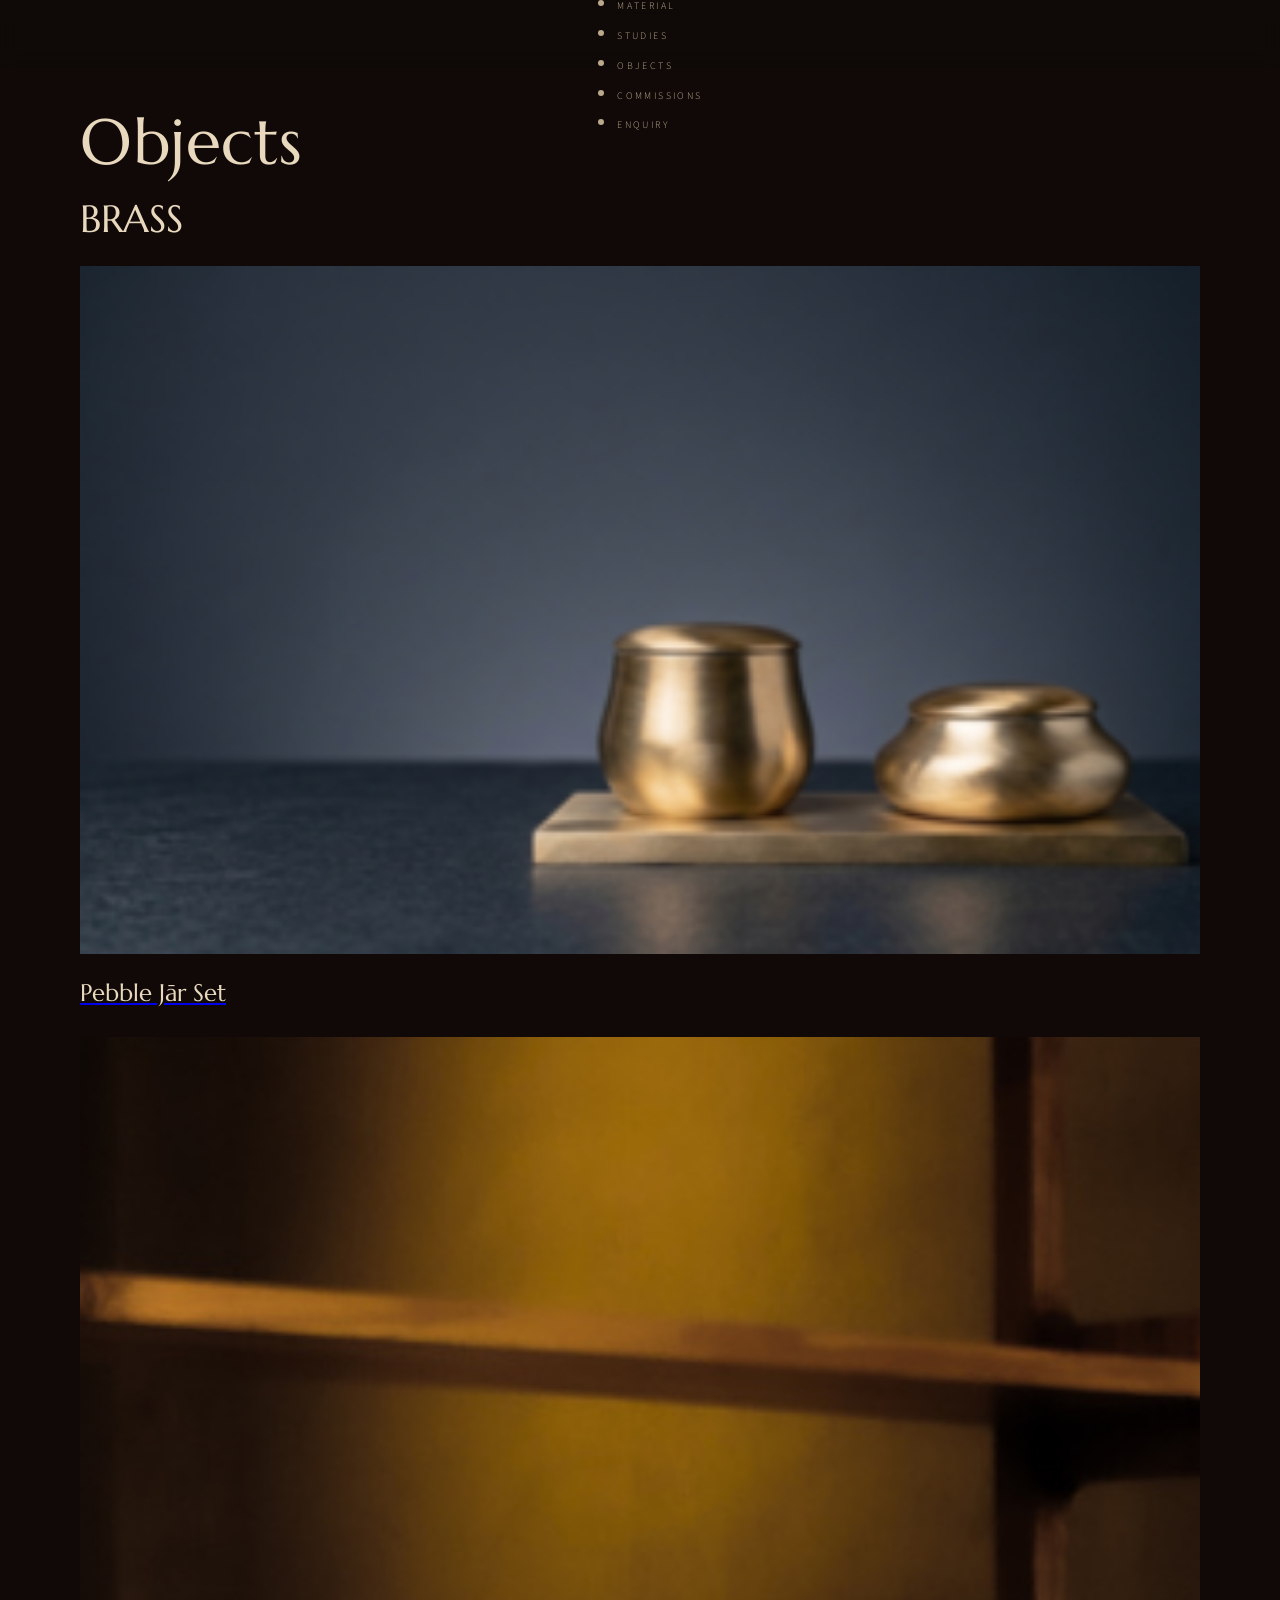
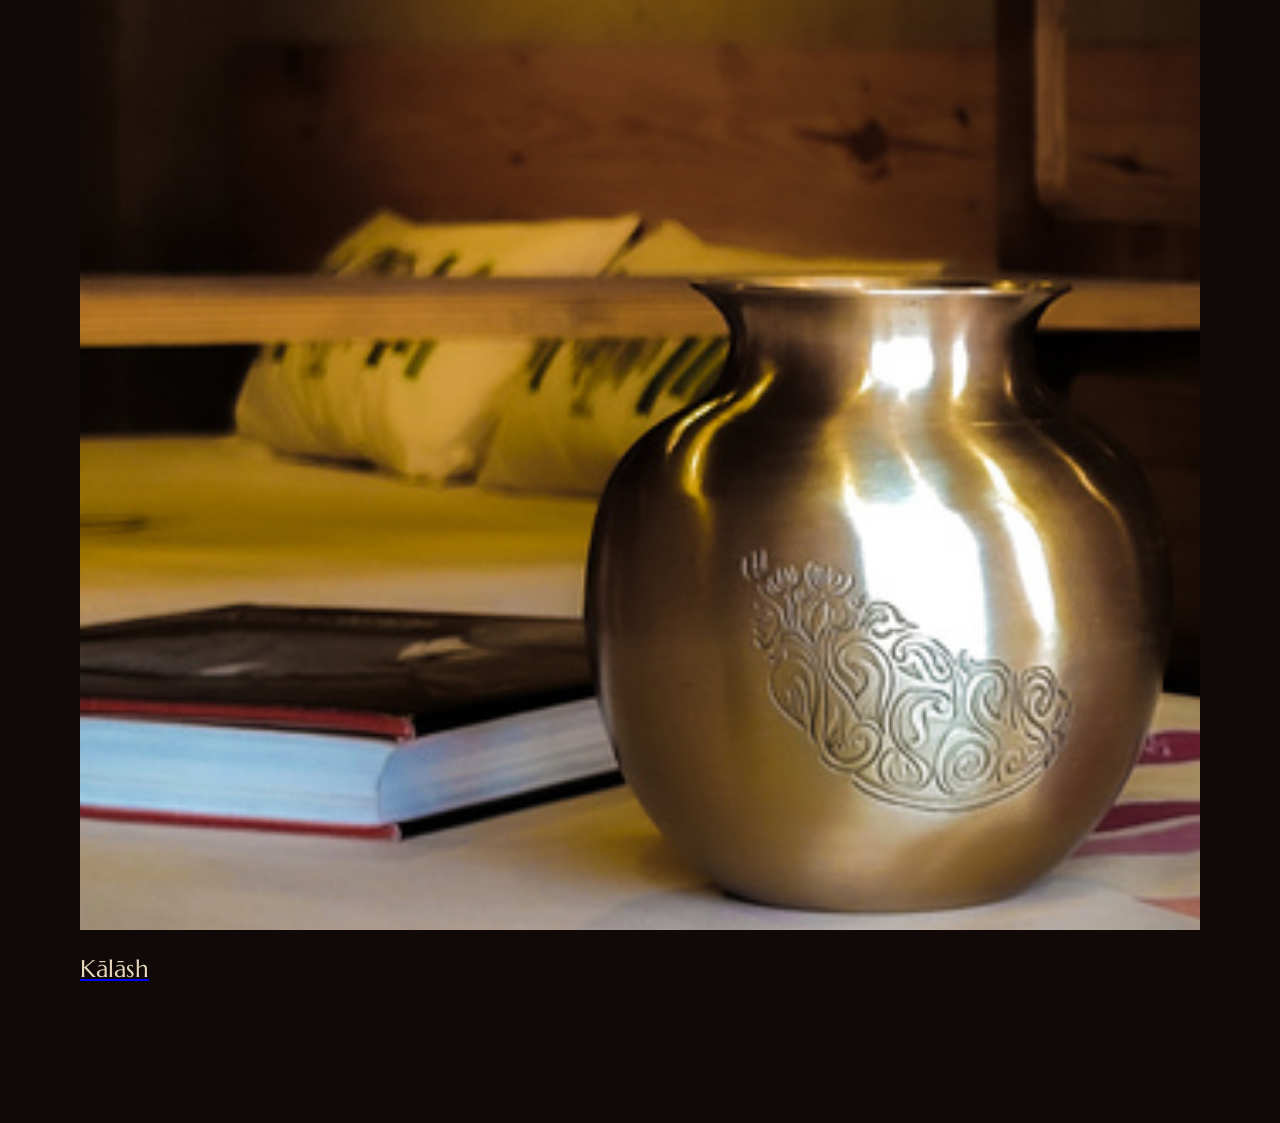
<file: objects.html>
<!DOCTYPE html>
<html lang="en">
<head>
    <meta charset="UTF-8">
    <meta name="viewport" content="width=device-width, initial-scale=1.0">
    <title>DHYAI | Objects</title>
    <link rel="stylesheet" href="style.css">
</head>
<body>
    <header>
        <nav>
            <ul>
                <li><a href="index.html">HOME</a></li>
                <li><a href="studio.html">STUDIO</a></li>
                <li><a href="material.html">MATERIAL</a></li>
                <li><a href="studies.html">STUDIES</a></li>
                <li><a href="objects.html" class="active">OBJECTS</a></li>
                <li><a href="commissions.html">COMMISSIONS</a></li>
                <li><a href="enquiry.html">ENQUIRY</a></li>
            </ul>
        </nav>
    </header>

    <main class="container pt-header">
        <h1>Objects</h1>
        <h2 style="margin-top: 10px;">BRASS</h2>

        <div class="objects-grid">
            <a href="pebble-jar.html" class="objects-card">
                <img src="dhyai_studies_pebble_js_1.png" alt="Pebble Jar Set">
                <h3 style="margin-top: 20px; font-weight: 400; font-size: 24px;">Pebble Jār Set</h3>
            </a>
            <a href="kalash.html" class="objects-card">
                <img src="dhyai_studies_brass-vessel-front-room_01.jpg" alt="Kalash">
                <h3 style="margin-top: 20px; font-weight: 400; font-size: 24px;">Kālāsh</h3>
            </a>
        </div>
    </main>
</body>
</html
    >
</file>
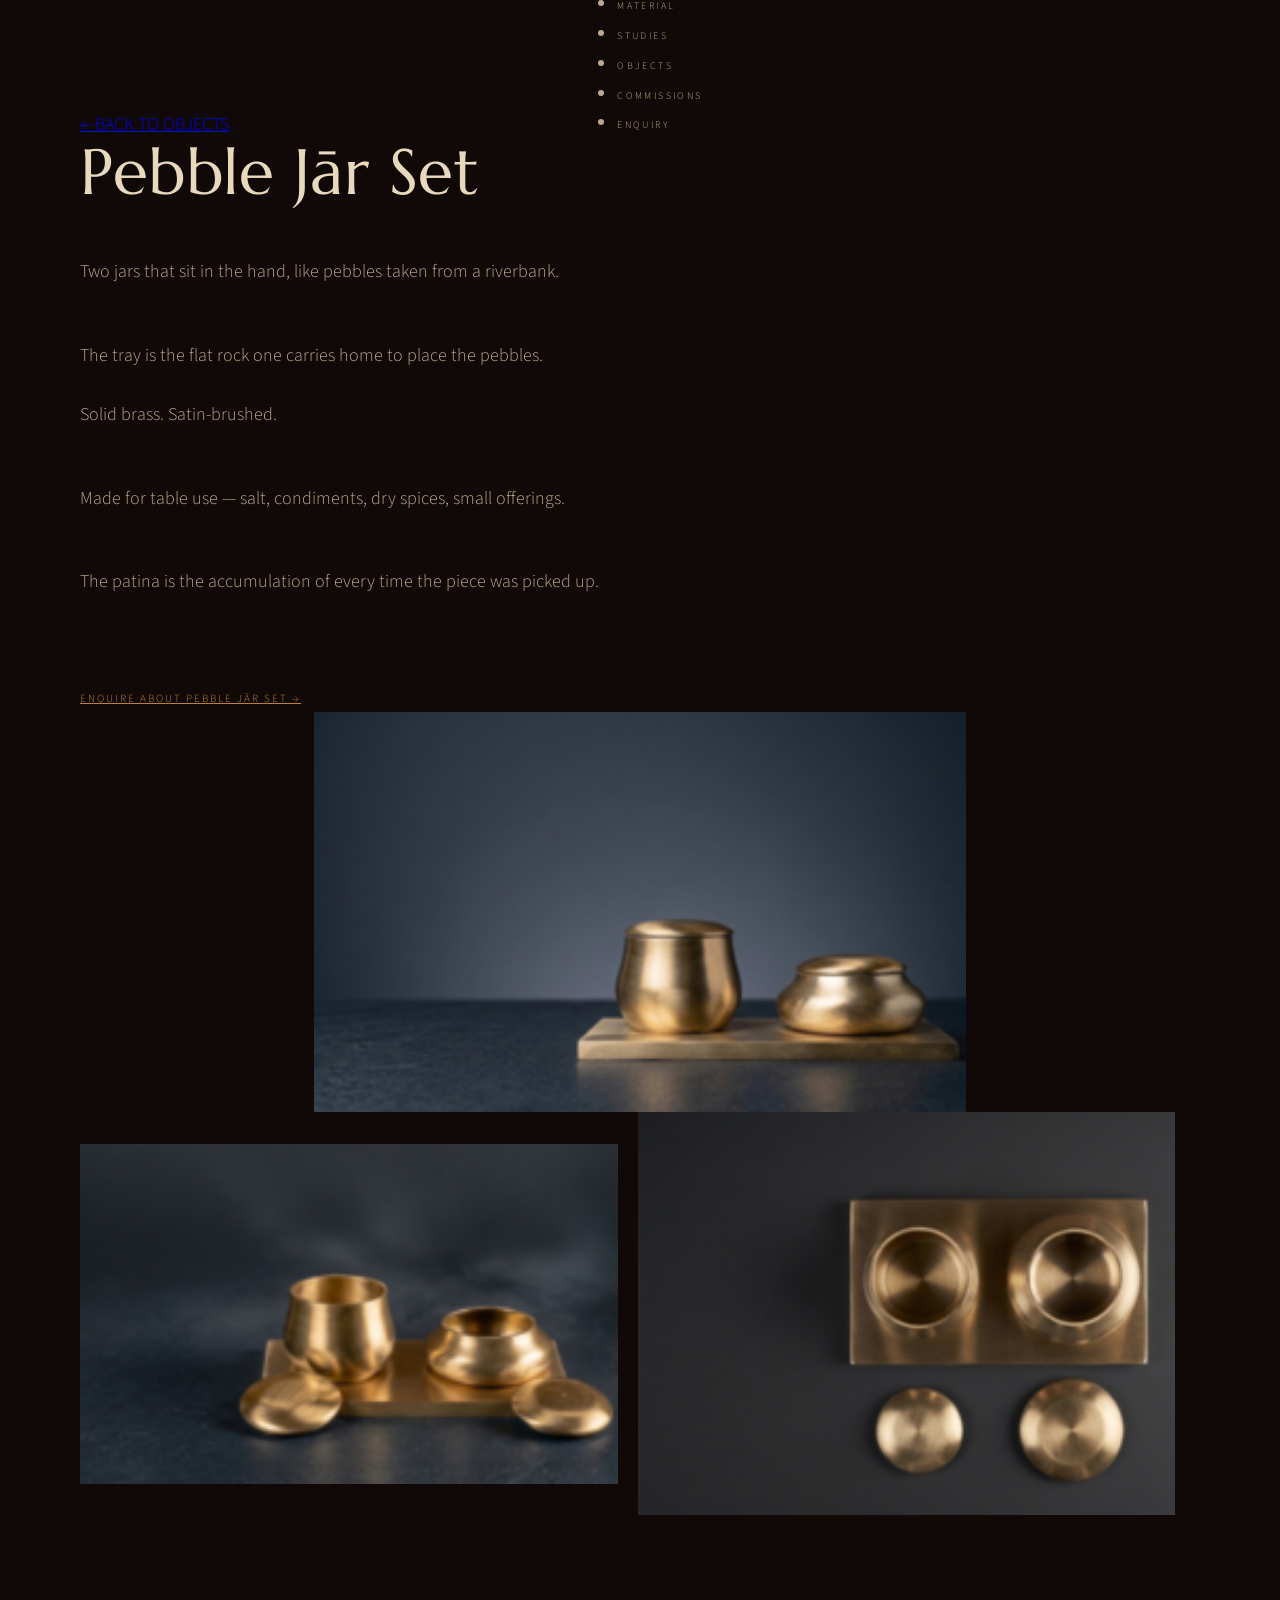
<file: pebble-jar.html>
<!DOCTYPE html>
<html lang="en">
<head>
    <meta charset="UTF-8">
    <meta name="viewport" content="width=device-width, initial-scale=1.0">
    <title>DHYAI | Pebble Jar Set</title>
    <link rel="stylesheet" href="style.css">
</head>
<body>
    <header>
        <nav>
            <ul>
                <li><a href="index.html">HOME</a></li>
                <li><a href="studio.html">STUDIO</a></li>
                <li><a href="material.html">MATERIAL</a></li>
                <li><a href="studies.html">STUDIES</a></li>
                <li><a href="objects.html" class="active">OBJECTS</a></li>
                <li><a href="commissions.html">COMMISSIONS</a></li>
                <li><a href="enquiry.html">ENQUIRY</a></li>
            </ul>
        </nav>
    </header>

    <main class="container pt-header">
        <a href="objects.html" class="back-link">&larr; BACK TO OBJECTS</a>
        
        <div class="split-layout">
            <div class="split-text narrow">
                <h1>Pebble Jār Set</h1><br>
                <p>Two jars that sit in the hand, like pebbles taken from a riverbank.</p><br>
                <p>The tray is the flat rock one carries home to place the pebbles.<br><br>Solid brass. Satin-brushed.</p><br>
                <p>Made for table use — salt, condiments, dry spices, small offerings.</p><br>
                <p>The patina is the accumulation of every time the piece was picked up.</p><br>
                <a href="enquiry.html" style="color: var(--accent-gold); font-size: 11px; letter-spacing: 2px; text-transform: uppercase; margin-top: 40px; display: inline-block;">ENQUIRE ABOUT PEBBLE JĀR SET &rarr;</a>
            </div>
            <div class="split-image wide">
                <img src="dhyai_studies_pebble_js_1.png" alt="Pebble Jar Main" class="img-contain" style="height: 400px; background: var(--bg-dark-panel);">
                <div style="display: flex; gap: 20px;">
                    <img src="dhyai_studies_pebble_js_2.png" alt="Pebble Jar Small 1" class="img-contain" style="width: 48%; background: var(--bg-dark-panel);">
                    <img src="dhyai_studies_pebble_js_3.png" alt="Pebble Jar Small 2" class="img-contain" style="width: 48%; background: var(--bg-dark-panel);">
                </div>
            </div>
        </div>
    </main>
</body>
</html>
</file>
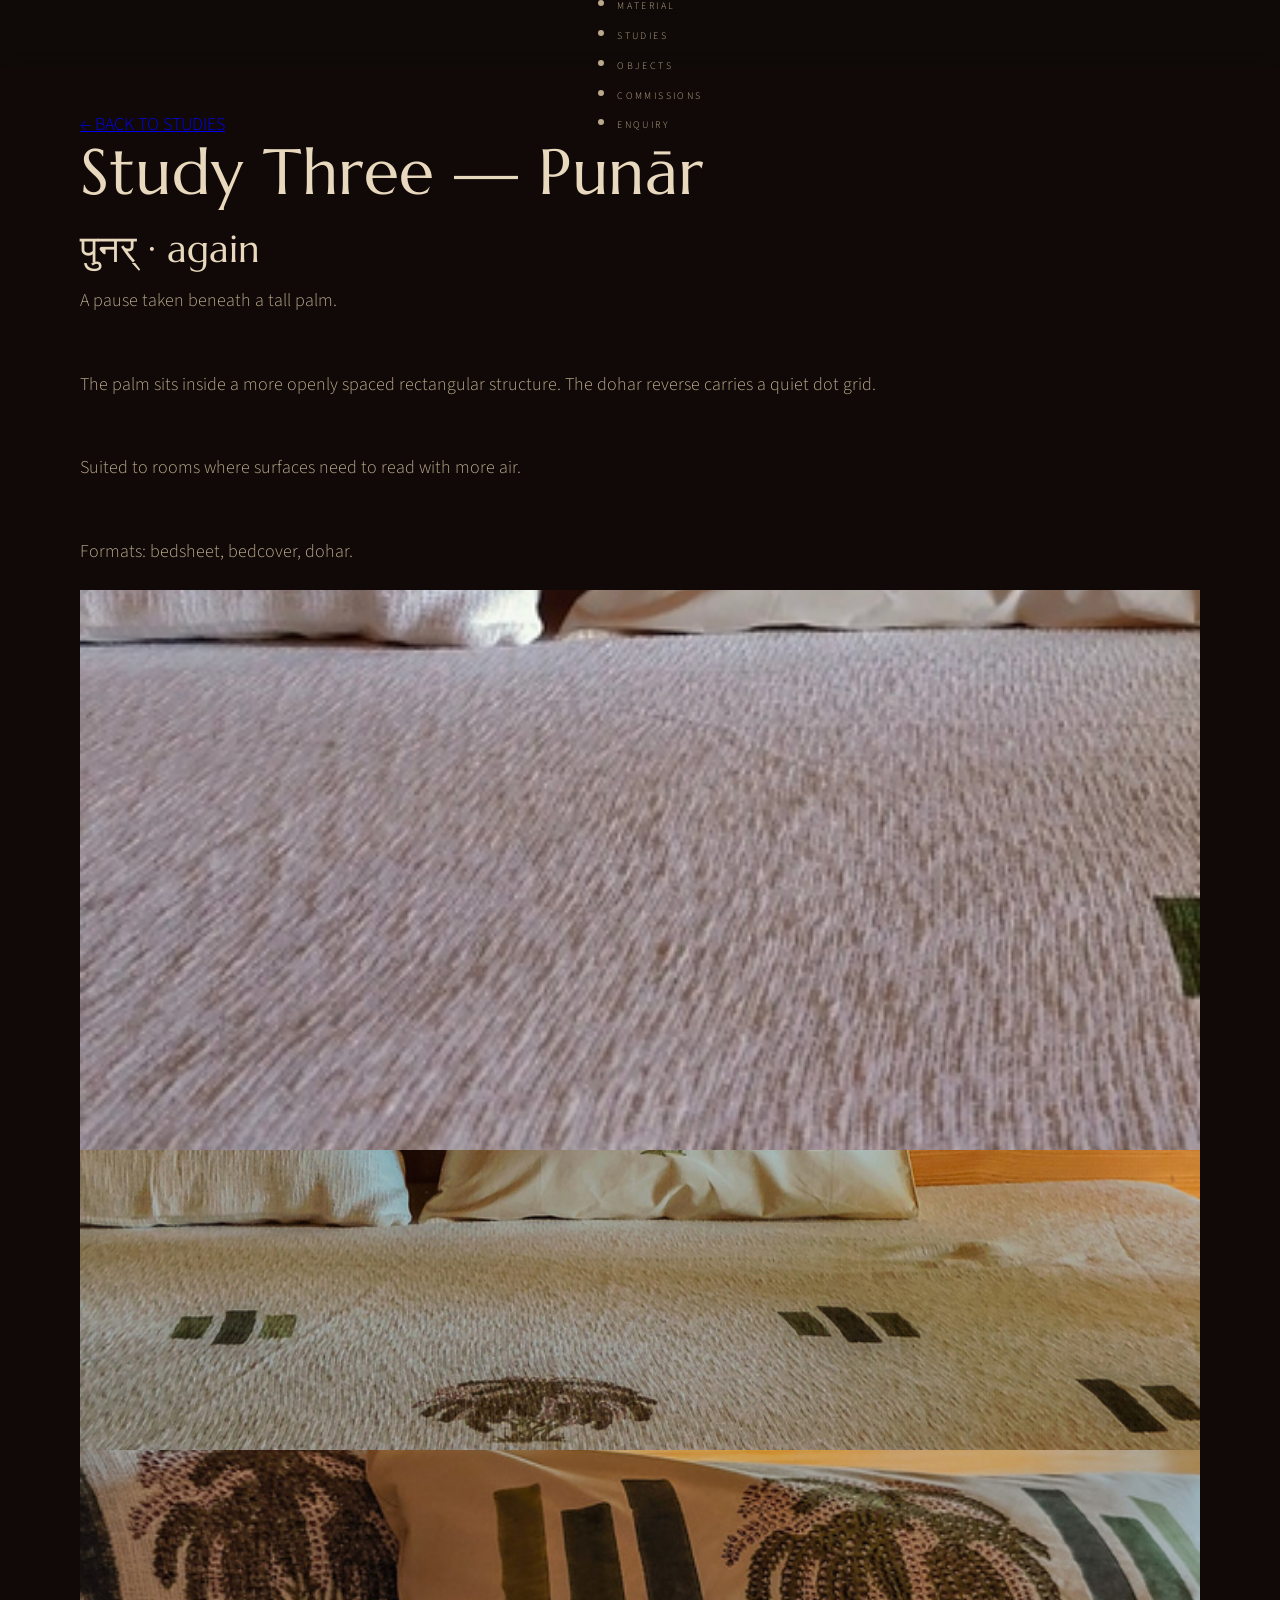
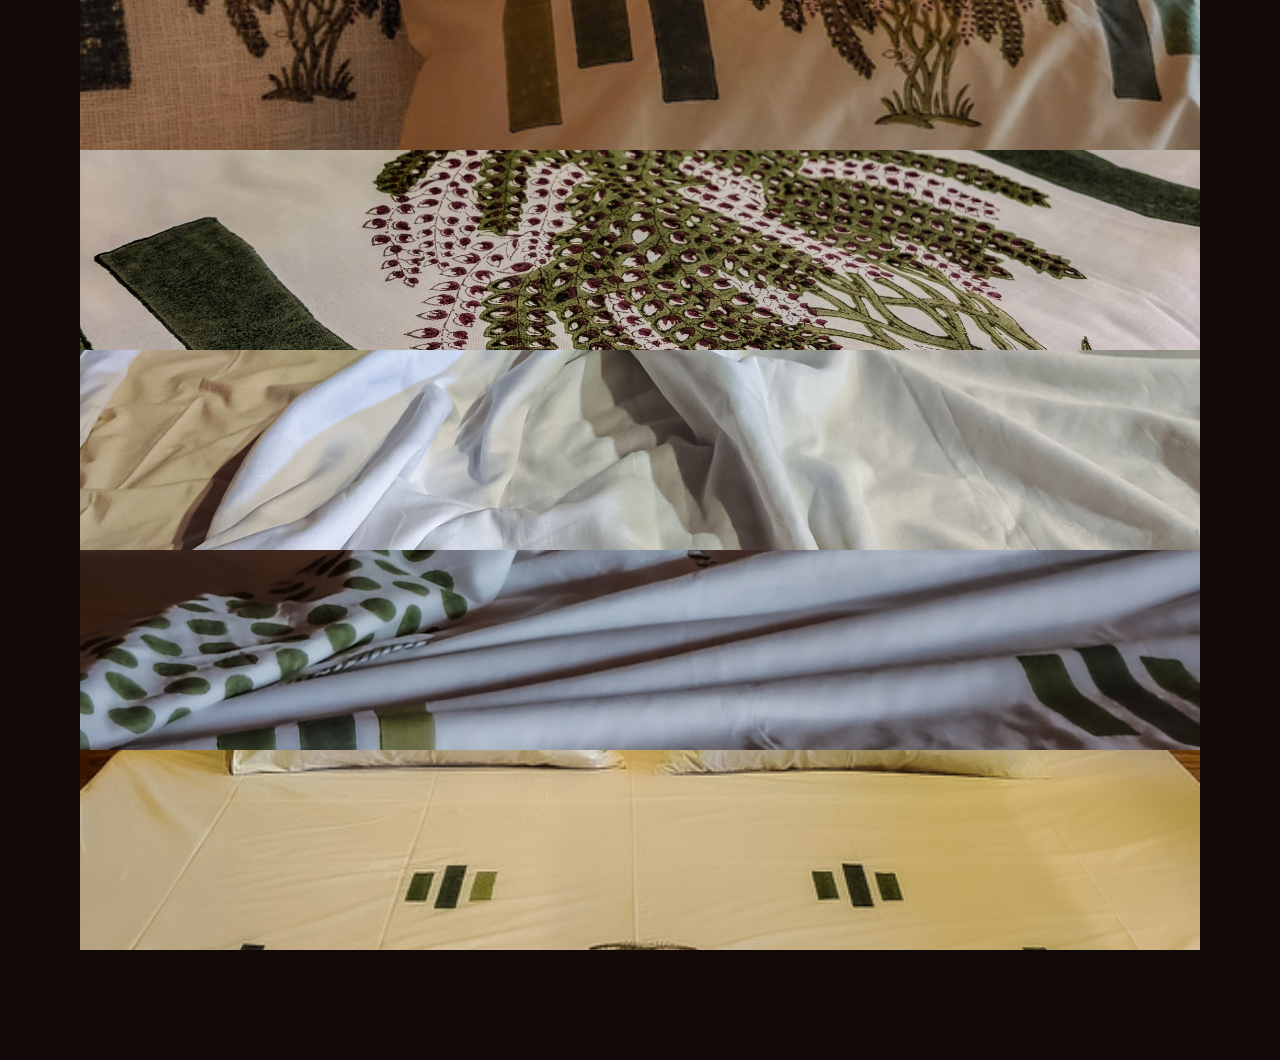
<file: punar.html>
<!DOCTYPE html>
<html lang="en">
<head>
    <meta charset="UTF-8">
    <meta name="viewport" content="width=device-width, initial-scale=1.0">
    <title>DHYAI | Study Three — Punār</title>
    <link rel="stylesheet" href="style.css">
</head>
<body class="light-theme">
    <header>
        <nav>
            <ul>
                <li><a href="index.html">HOME</a></li>
                <li><a href="studio.html">STUDIO</a></li>
                <li><a href="material.html">MATERIAL</a></li>
                <li><a href="studies.html" class="active">STUDIES</a></li>
                <li><a href="objects.html">OBJECTS</a></li>
                <li><a href="commissions.html">COMMISSIONS</a></li>
                <li><a href="enquiry.html">ENQUIRY</a></li>
            </ul>
        </nav>
    </header>

    <main class="container pt-header">
        <a href="studies.html" class="back-link">&larr; BACK TO STUDIES</a>
        
        <div class="split-layout" style="align-items: flex-start;">
            <div class="split-text study-text">
                <h1>Study Three — Punār</h1>
                <h2 style="margin: 15px 0;">पुनर् · again</h2>
                <p>A pause taken beneath a tall palm.</p><br>
                <p>The palm sits inside a more openly spaced rectangular structure. The dohar reverse carries a quiet dot grid.</p><br>
                <p>Suited to rooms where surfaces need to read with more air.</p><br>
                <p>Formats: bedsheet, bedcover, dohar.</p>
            </div>
            
            <div class="split-image grid">
                <img src="dhyai_punar_studies_flatlay_bc_1.jpg" alt="Punar Flatlay Main" class="img-cover" style="grid-column: span 2; height: 560px;">
                <img src="dhyai_punar_studies_flatlay_bc_2.jpg" alt="Punar Flatlay Alt" class="img-cover" style="height: 300px;">
                <img src="dhyai_punar_studies_pillow_bc_3.jpg" alt="Punar Pillow" class="img-cover" style="height: 300px;">
                <img src="dhyai-studies-punar-dohar-in-use-1.jpg" alt="Punar Dohar In Use 1" class="img-cover" style="height: 200px;">
                <img src="dhyai-studies-punar-dohar-in-use-2.jpg" alt="Punar Dohar In Use 2" class="img-cover" style="height: 200px;">
                <img src="dhyai-studies-punar-dohar-in-use-3.jpg" alt="Punar Dohar In Use 3" class="img-cover" style="height: 200px;">
                <img src="dhyai_punar_studies_flatlay_bs_2.jpg" alt="Punar Flatlay Detail" class="img-cover" style="height: 200px;">
            </div>
        </div>
    </main>
</body>
</html>
</file>
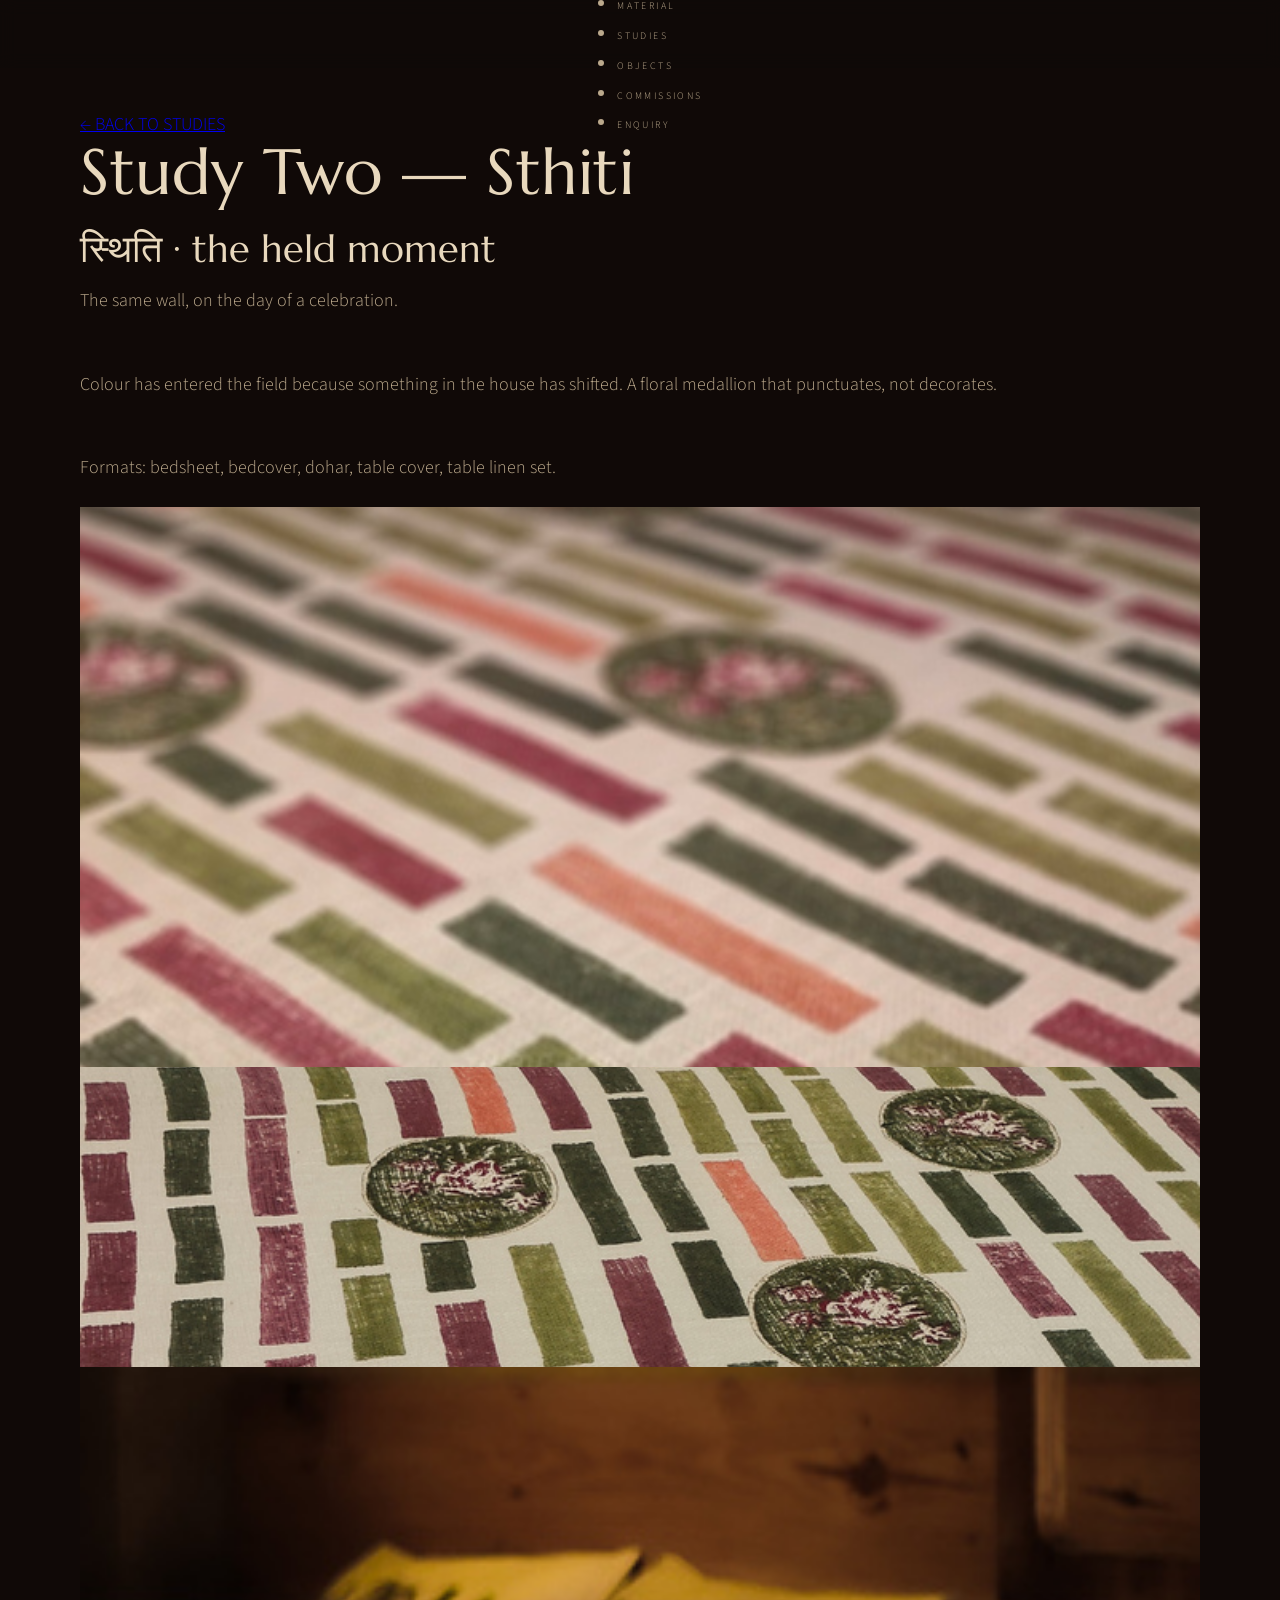
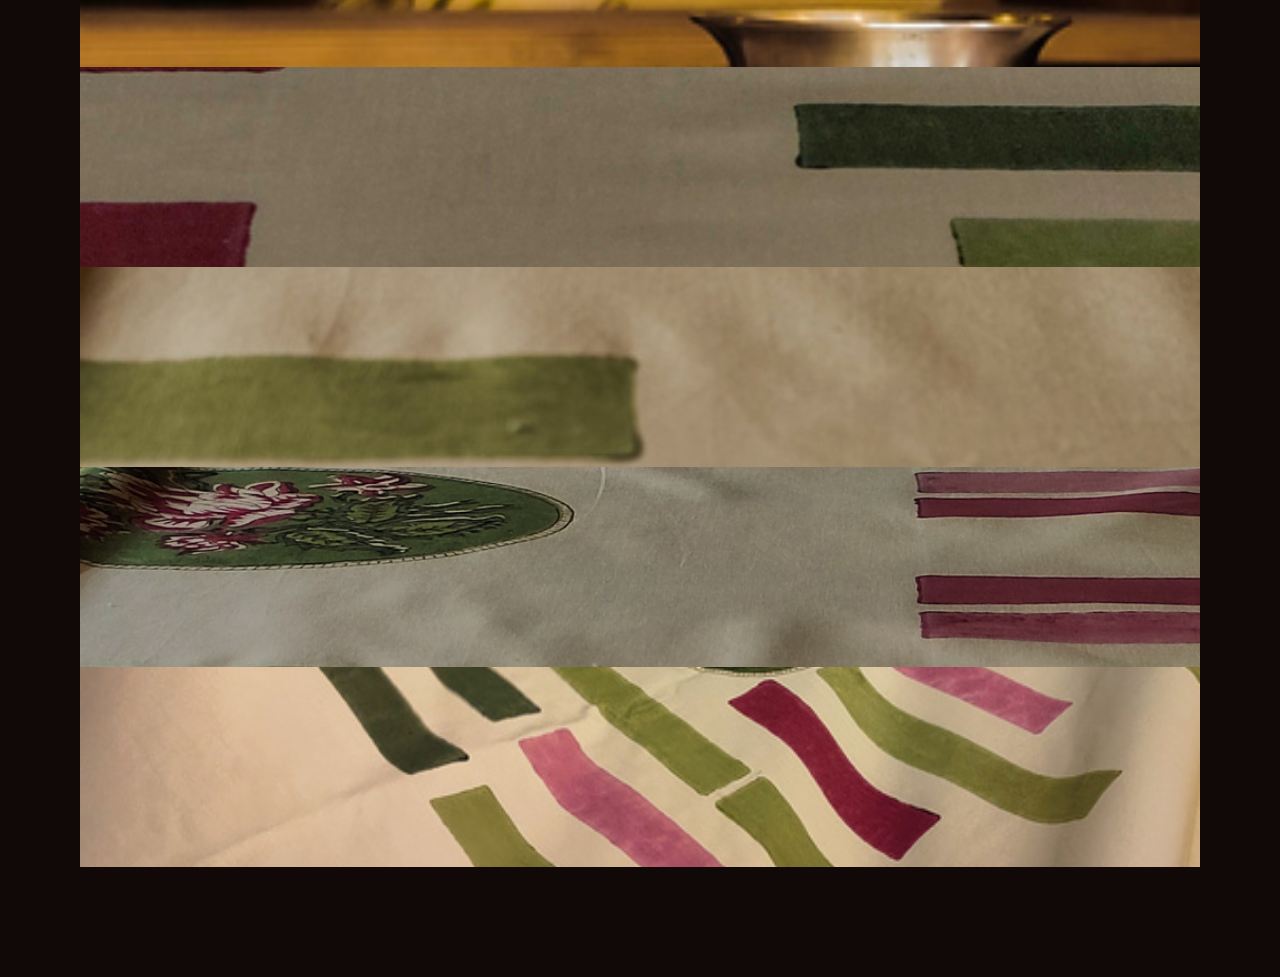
<file: sthiti.html>
<!DOCTYPE html>
<html lang="en">
<head>
    <meta charset="UTF-8">
    <meta name="viewport" content="width=device-width, initial-scale=1.0">
    <title>DHYAI | Study Two — Sthiti</title>
    <link rel="stylesheet" href="style.css">
</head>
<body class="light-theme">
    <header>
        <nav>
            <ul>
                <li><a href="index.html">HOME</a></li>
                <li><a href="studio.html">STUDIO</a></li>
                <li><a href="material.html">MATERIAL</a></li>
                <li><a href="studies.html" class="active">STUDIES</a></li>
                <li><a href="objects.html">OBJECTS</a></li>
                <li><a href="commissions.html">COMMISSIONS</a></li>
                <li><a href="enquiry.html">ENQUIRY</a></li>
            </ul>
        </nav>
    </header>

    <main class="container pt-header">
        <a href="studies.html" class="back-link">&larr; BACK TO STUDIES</a>
        
        <div class="split-layout" style="align-items: flex-start;">
            <div class="split-text study-text">
                <h1>Study Two — Sthiti</h1>
                <h2 style="margin: 15px 0;">स्थिति · the held moment</h2>
                <p>The same wall, on the day of a celebration.</p><br>
                <p>Colour has entered the field because something in the house has shifted. A floral medallion that punctuates, not decorates.</p><br>
                <p>Formats: bedsheet, bedcover, dohar, table cover, table linen set.</p>
            </div>
            
            <div class="split-image grid">
                <img src="dhyai_sthiti_studies_detail_bc_3.jpg" alt="Sthiti Detail Main" class="img-cover" style="grid-column: span 2; height: 560px;">
                <img src="dhyai_sthiti_studies_flatlay_bc_2.jpg" alt="Sthiti Flatlay" class="img-cover" style="height: 300px;">
                <img src="dhyai_studies_brass-vessel-front-room_01.jpg" alt="Brass Vessel Room" class="img-cover" style="height: 300px;">
                <img src="dhyai_studies_sthiti-tablecover-flat-detail_01.jpg" alt="Sthiti Tablecover Detail" class="img-cover" style="height: 200px;">
                <img src="dhyai_studies_sthiti-tablecover-flat-wide_01.jpg" alt="Sthiti Tablecover Wide" class="img-cover" style="height: 200px;">
                <img src="dhyai_studies_sthiti-tablecover-full-length_01.jpg" alt="Sthiti Tablecover Full" class="img-cover" style="height: 200px;">
                <img src="dhyai_sthiti_studies_flatlay_bs_3.jpg" alt="Sthiti Flatlay Alt" class="img-cover" style="height: 200px;">
            </div>
        </div>
    </main>
</body>
</html>
</file>
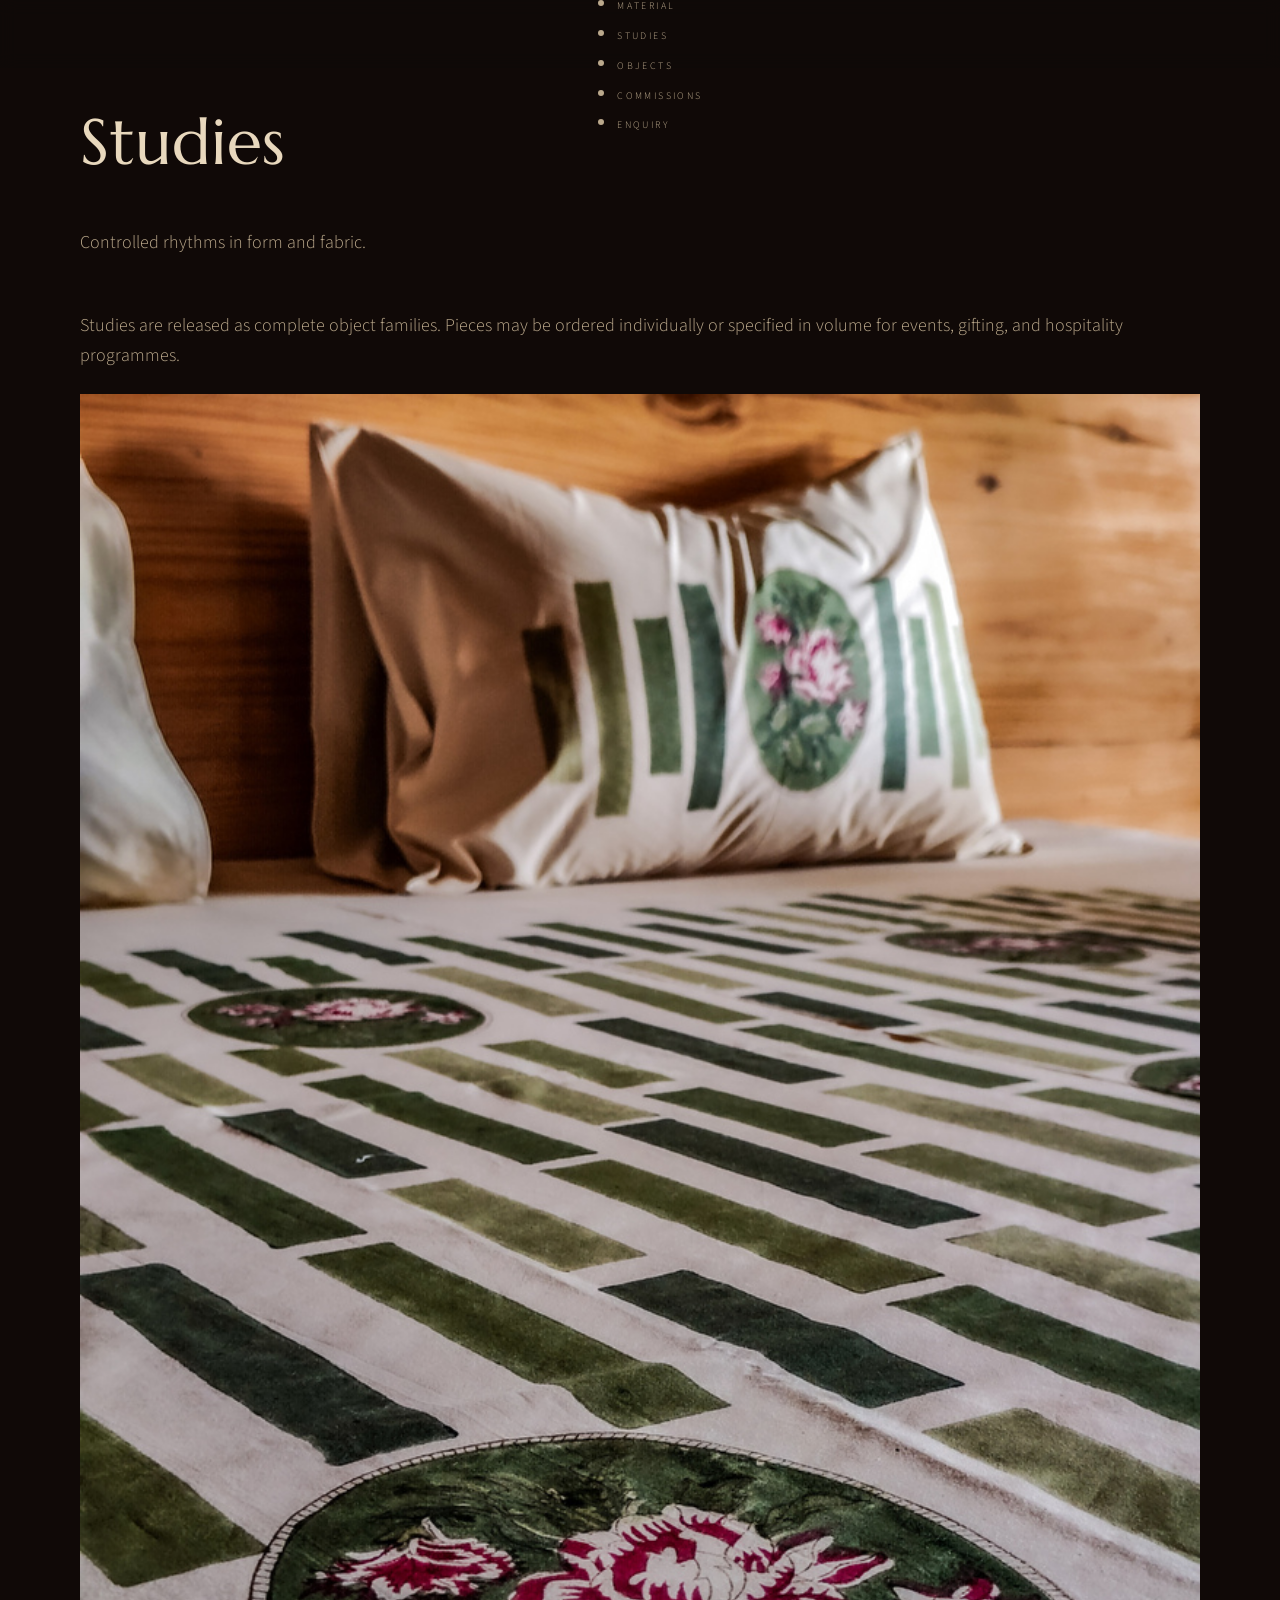
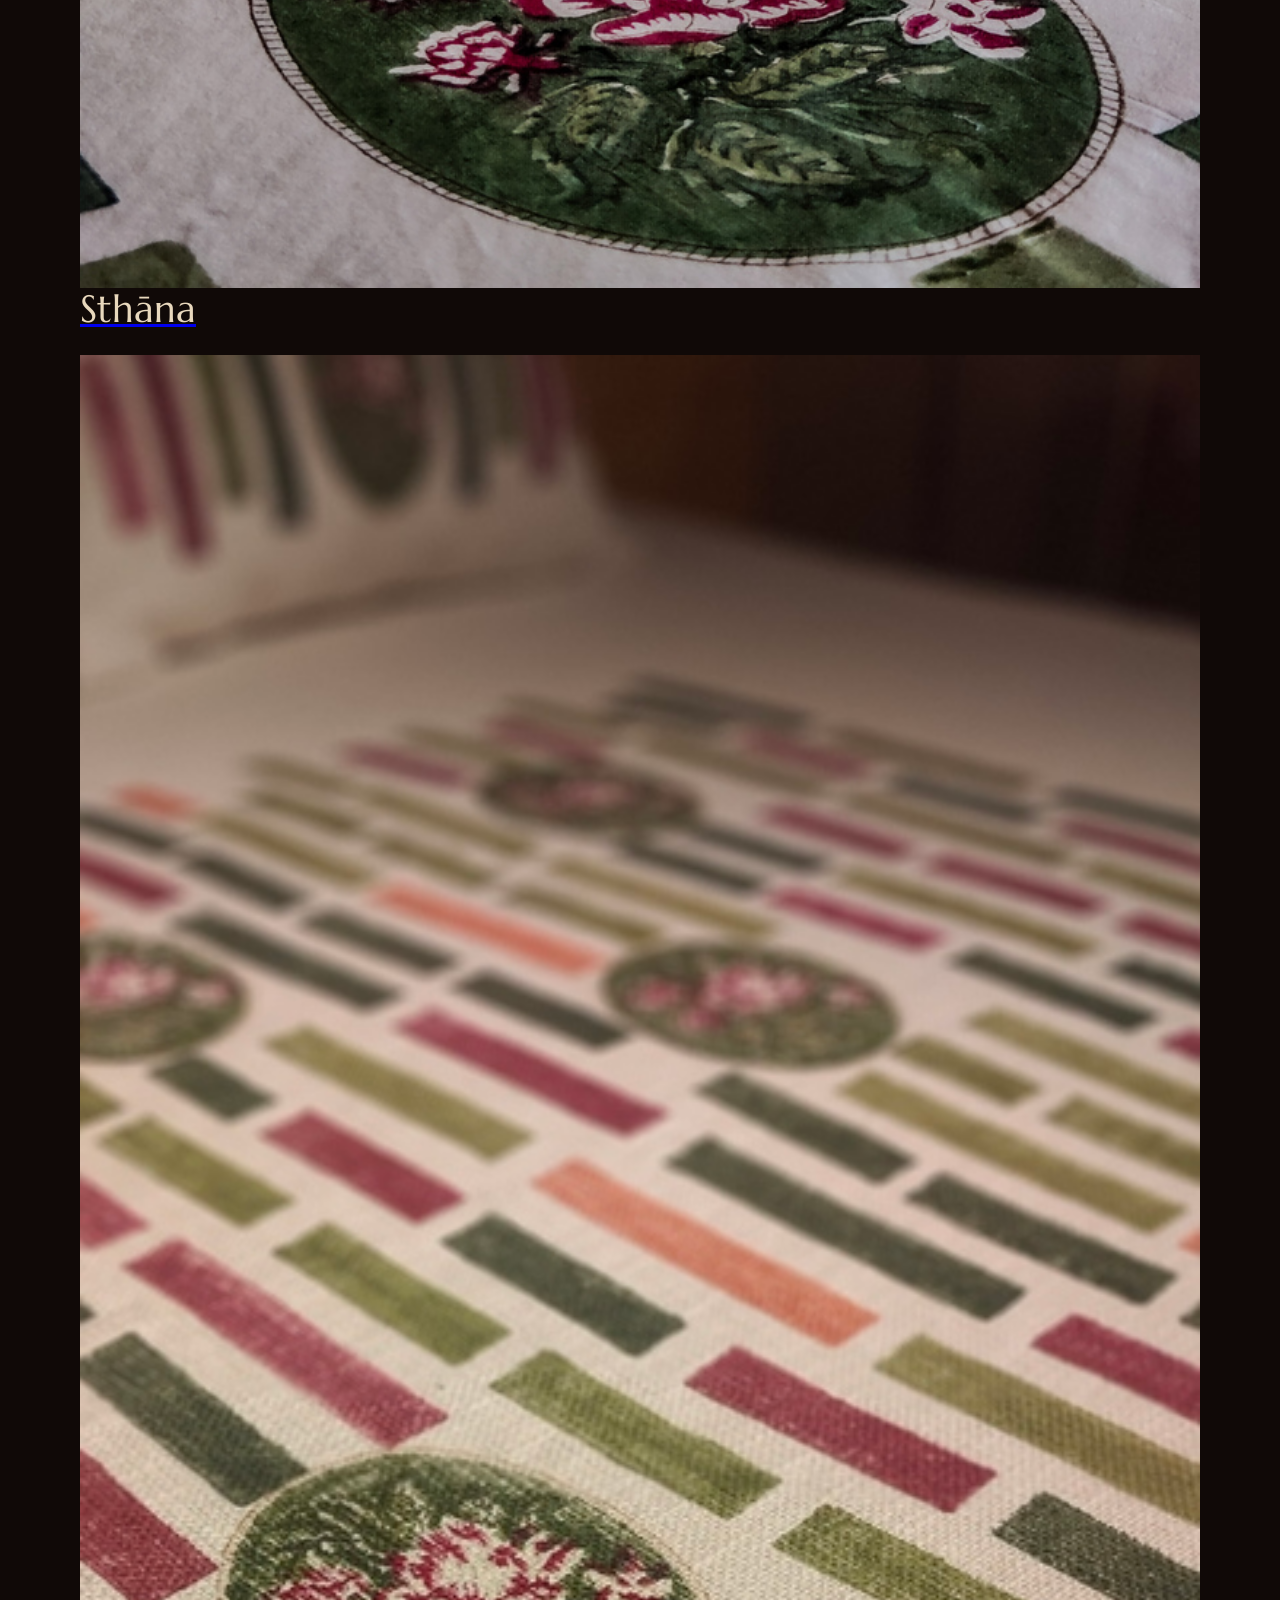
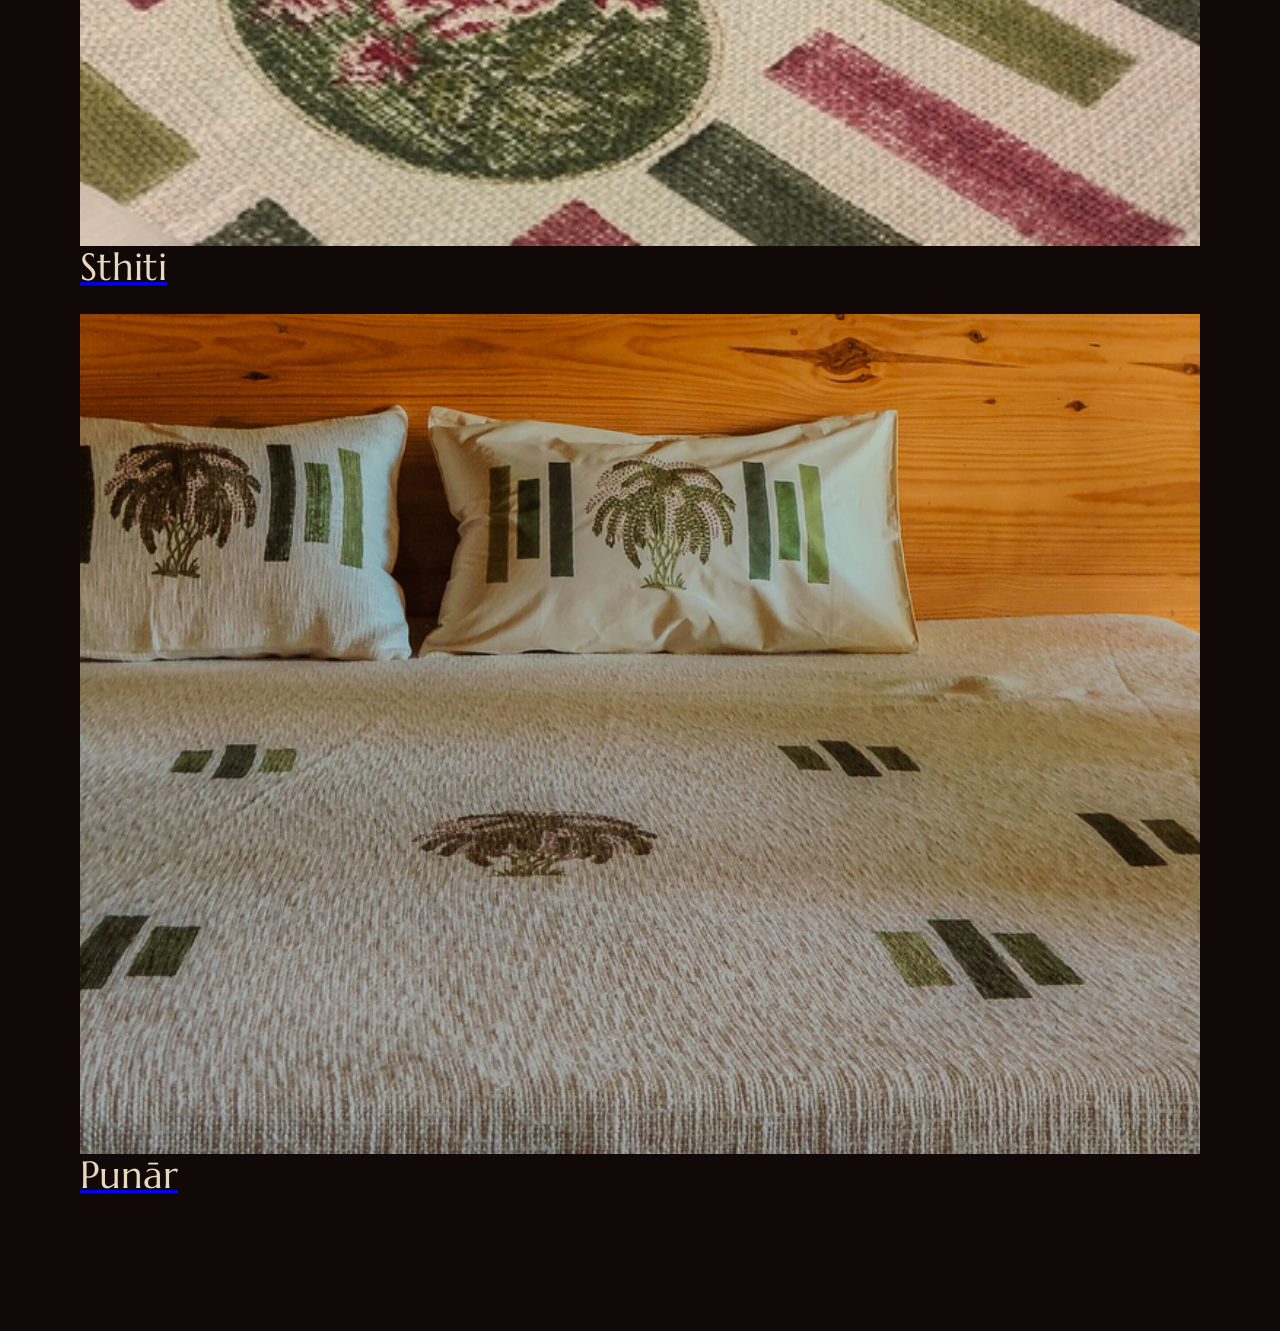
<file: studies.html>
<!DOCTYPE html>
<html lang="en">
<head>
    <meta charset="UTF-8">
    <meta name="viewport" content="width=device-width, initial-scale=1.0">
    <title>DHYAI | Studies</title>
    <link rel="stylesheet" href="style.css">
</head>
<body class="light-theme">
    <header>
        <nav>
            <ul>
                <li><a href="index.html">HOME</a></li>
                <li><a href="studio.html">STUDIO</a></li>
                <li><a href="material.html">MATERIAL</a></li>
                <li><a href="studies.html" class="active">STUDIES</a></li>
                <li><a href="objects.html">OBJECTS</a></li>
                <li><a href="commissions.html">COMMISSIONS</a></li>
                <li><a href="enquiry.html">ENQUIRY</a></li>
            </ul>
        </nav>
    </header>

    <main class="container pt-header">
        <h1>Studies</h1><br>
        <p>Controlled rhythms in form and fabric.</p><br>
        <p>Studies are released as complete object families. Pieces may be ordered individually or specified in volume for events, gifting, and hospitality programmes.</p>
        
        <div class="studies-grid">
            <a href="sthana.html" class="studies-card">
                <img src="dhyai_sthana_studies_detail_bs_2.jpg" alt="Sthana Detail">
                <h2>Sthāna</h2>
            </a>
            <a href="sthiti.html" class="studies-card">
                <img src="dhyai_sthiti_studies_detail_bc_3.jpg" alt="Sthiti Detail">
                <h2>Sthiti</h2>
            </a>
            <a href="punar.html" class="studies-card">
                <img src="dhyai_punar_studies_flatlay_bc_2.jpg" alt="Punar Flatlay">
                <h2>Punār</h2>
            </a>
        </div>
    </main>
</body>
</html>
</file>
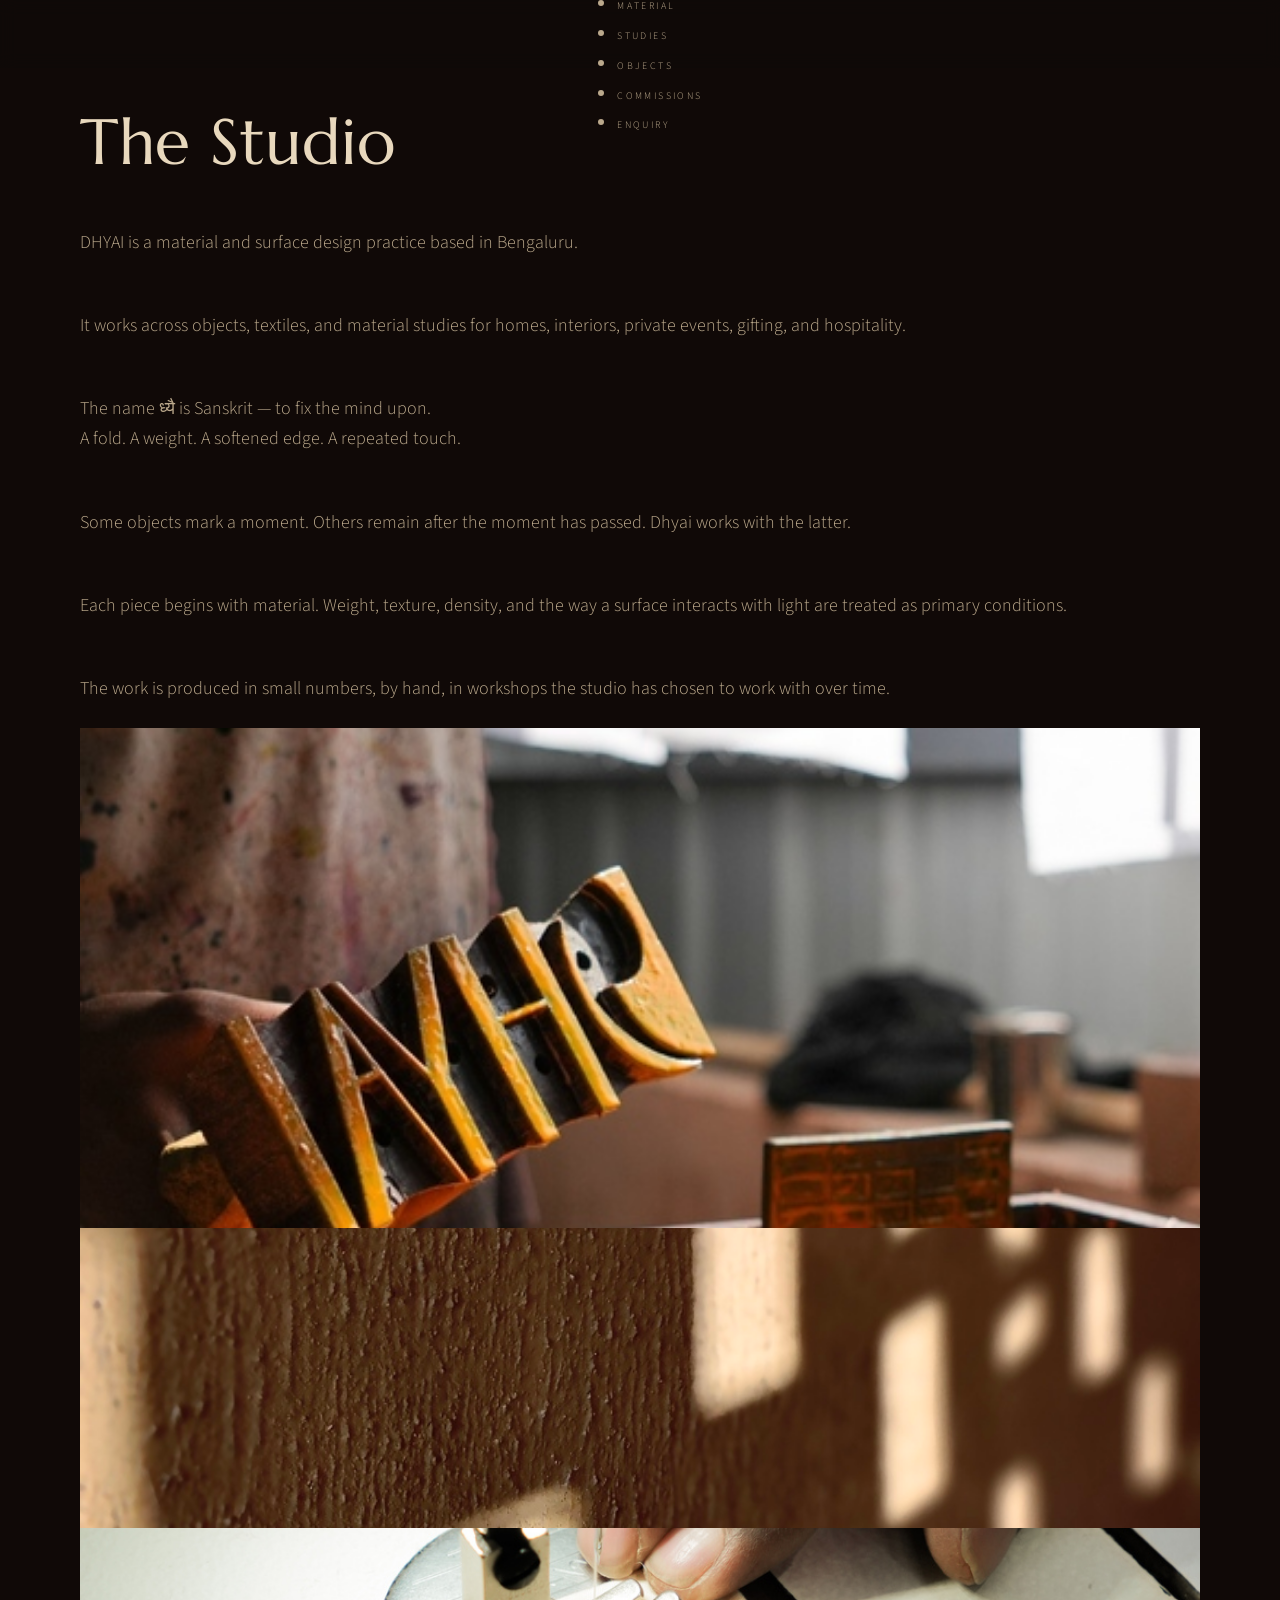
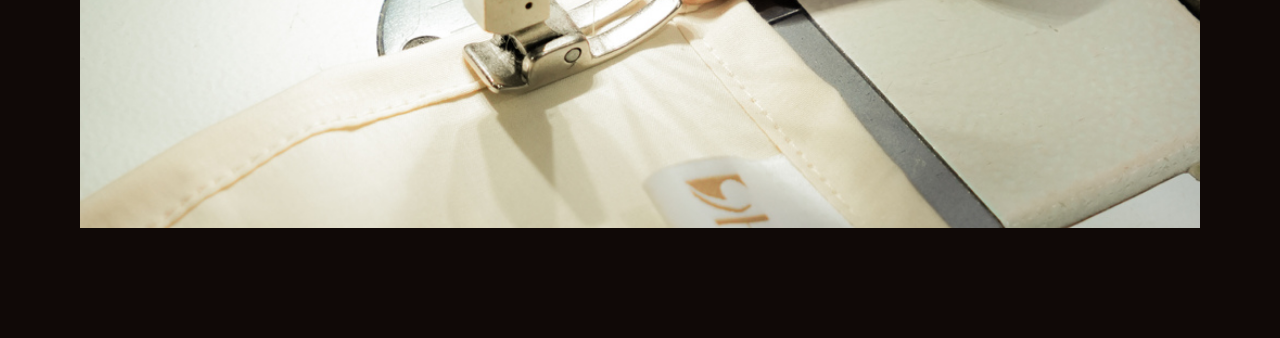
<file: studio.html>
<!DOCTYPE html>
<html lang="en">
<head>
    <meta charset="UTF-8">
    <meta name="viewport" content="width=device-width, initial-scale=1.0">
    <title>DHYAI | Studio</title>
    <link rel="stylesheet" href="style.css">
</head>
<body>
    <header>
        <nav>
            <ul>
                <li><a href="index.html">HOME</a></li>
                <li><a href="studio.html" class="active">STUDIO</a></li>
                <li><a href="material.html">MATERIAL</a></li>
                <li><a href="studies.html">STUDIES</a></li>
                <li><a href="objects.html">OBJECTS</a></li>
                <li><a href="commissions.html">COMMISSIONS</a></li>
                <li><a href="enquiry.html">ENQUIRY</a></li>
            </ul>
        </nav>
    </header>

    <main class="container pt-header">
        <div class="split-layout">
            <div class="split-text">
                <h1>The Studio</h1><br>
                <p>DHYAI is a material and surface design practice based in Bengaluru.</p><br>
                <p>It works across objects, textiles, and material studies for homes, interiors, private events, gifting, and hospitality.</p><br>
                <p>The name ध्यै is Sanskrit — to fix the mind upon.<br>A fold. A weight. A softened edge. A repeated touch.</p><br>
                <p>Some objects mark a moment. Others remain after the moment has passed. Dhyai works with the latter.</p><br>
                <p>Each piece begins with material. Weight, texture, density, and the way a surface interacts with light are treated as primary conditions.</p><br>
                <p>The work is produced in small numbers, by hand, in workshops the studio has chosen to work with over time.</p>
            </div>
            <div class="split-image">
                <img src="dhyai_process_blockprint-yellow-tray_01.jpg" alt="Blockprint Tray" class="img-cover" style="height: 500px;">
                <img src="dhyai_home_transition_jali-shadow-vertical_01.jpg" alt="Jali Shadow" class="img-cover" style="height: 300px;">
                <img src="dhyai_process_label-stitching-detail_01.jpg" alt="Label Stitching Detail" class="img-cover" style="height: 300px;">
            </div>
        </div>
    </main>
</body>
</html>
</file>
<file: style.css>
@import url('https://fonts.googleapis.com/css2?family=Marcellus&family=Petrona:ital,wght@0,300;1,300&family=Source+Sans+3:wght@300;400&display=swap');

:root {
    --bg-dark: #100907;
    --bg-warm: #17100C;
    --bg-light: #C9B895;
    --text-ivory: #E8D8BD;
    --text-muted: #BBA98C;
    --accent-gold: #BE8233;
    --text-deep: #241711;
}

body {
    margin: 0;
    padding: 0;
    font-family: 'Source Sans 3', sans-serif;
    font-weight: 300;
    font-size: 18px;
    line-height: 1.65;
    background-color: var(--bg-dark);
    color: var(--text-muted);
    -webkit-font-smoothing: antialiased;
}

body.light {
    background-color: var(--bg-light);
    color: var(--text-deep);
}

/* NAVIGATION */
nav {
    position: fixed;
    top: 0;
    left: 0;
    width: 100%;
    height: 68px;
    background: rgba(15, 10, 8, 0.88);
    backdrop-filter: blur(8px);
    -webkit-backdrop-filter: blur(8px);
    display: flex;
    justify-content: center;
    align-items: center;
    gap: 34px;
    z-index: 1000;
}

nav a {
    font-family: 'Source Sans 3', sans-serif;
    font-size: 10px;
    letter-spacing: 2.4px;
    text-transform: uppercase;
    color: var(--text-muted);
    text-decoration: none;
    transition: color 0.3s ease;
}

nav a:hover {
    color: var(--text-ivory);
}

body.light nav {
    background: rgba(201, 184, 149, 0.9);
}

body.light nav a {
    color: #5C4A38;
}

body.light nav a:hover {
    color: var(--text-deep);
}

/* LAYOUT & SPACING */
.container {
    max-width: 1240px;
    margin: 0 auto;
    padding: 110px 80px;
}

section {
    position: relative;
}

/* TYPOGRAPHY */
h1, h2, h3 {
    font-family: 'Marcellus', serif;
    font-weight: 400;
    margin: 0 0 24px 0;
    color: var(--text-ivory);
}

h1 {
    font-size: 64px;
    line-height: 1;
    letter-spacing: 0.5px;
}

h2 {
    font-size: 38px;
    line-height: 1.15;
}

p {
    margin: 0 0 24px 0;
}

body.light h1, body.light h2, body.light h3 {
    color: var(--text-deep);
}

.sanskrit {
    font-size: 26px;
    margin-bottom: 8px;
}

.italic-quote {
    font-family: 'Petrona', serif;
    font-style: italic;
    font-size: 26px;
    line-height: 1.5;
    color: var(--text-muted);
}

/* GRIDS */
.grid-2 {
    display: grid;
    grid-template-columns: 1fr 1fr;
    gap: 80px;
}

.grid-3 {
    display: grid;
    grid-template-columns: repeat(3, 1fr);
    gap: 60px;
}

.grid-5 {
    display: grid;
    grid-template-columns: repeat(5, 1fr);
    gap: 22px;
}

/* IMAGES */
img {
    width: 100%;
    height: auto;
    display: block;
}

.img-cover {
    object-fit: cover;
}

.img-contain {
    object-fit: contain;
}

.hero-bg {
    position: absolute;
    top: 0;
    left: 0;
    width: 100%;
    height: 100%;
    object-fit: cover;
    object-position: center;
    z-index: 1;
}

.hero-overlay {
    position: absolute;
    top: 0;
    left: 0;
    width: 100%;
    height: 100%;
    background: linear-gradient(rgba(16,9,7,0.35), rgba(16,9,7,0.55));
    z-index: 2;
}

.hero-content {
    position: relative;
    z-index: 3;
    display: flex;
    flex-direction: column;
    align-items: center;
    justify-content: center;
    height: 100vh;
    text-align: center;
}

/* SPECIFIC SECTIONS */
.staggered-quotes {
    display: flex;
    flex-direction: column;
    gap: 120px;
}

.staggered-quotes > div:nth-child(1) {
    align-self: flex-start;
    max-width: 600px;
}

.staggered-quotes > div:nth-child(2) {
    align-self: flex-end;
    max-width: 600px;
    text-align: right;
}

.study-card {
    text-decoration: none;
    color: var(--text-ivory);
    transition: opacity 0.3s;
}

.study-card:hover {
    opacity: 0.8;
}

.study-card img {
    height: 360px;
    object-fit: cover;
    margin-bottom: 16px;
}

.study-card h3 {
    font-size: 20px;
    color: var(--text-ivory);
}

/* MOBILE RESPONSIVENESS */
@media (max-width: 768px) {
    nav {
        justify-content: flex-start;
        padding-left: 16px;
        gap: 16px;
        height: 48px;
        overflow-x: auto;
        white-space: nowrap;
    }
    
    nav a {
        font-size: 8px;
    }

    .container {
        padding: 64px 22px;
    }

    h1 {
        font-size: 38px;
    }

    h2 {
        font-size: 26px;
    }

    body {
        font-size: 15px;
    }

    .grid-2, .grid-3 {
        grid-template-columns: 1fr;
        gap: 40px;
    }

    .grid-5 {
        grid-template-columns: 1fr 1fr;
        gap: 20px;
    }

    .study-card img {
        height: 220px;
    }

    .staggered-quotes {
        gap: 60px;
    }

    .staggered-quotes > div:nth-child(1),
    .staggered-quotes > div:nth-child(2) {
        align-self: flex-start;
        text-align: left;
    }

    .hero-content {
        height: 92vh;
    }
}
</file>
